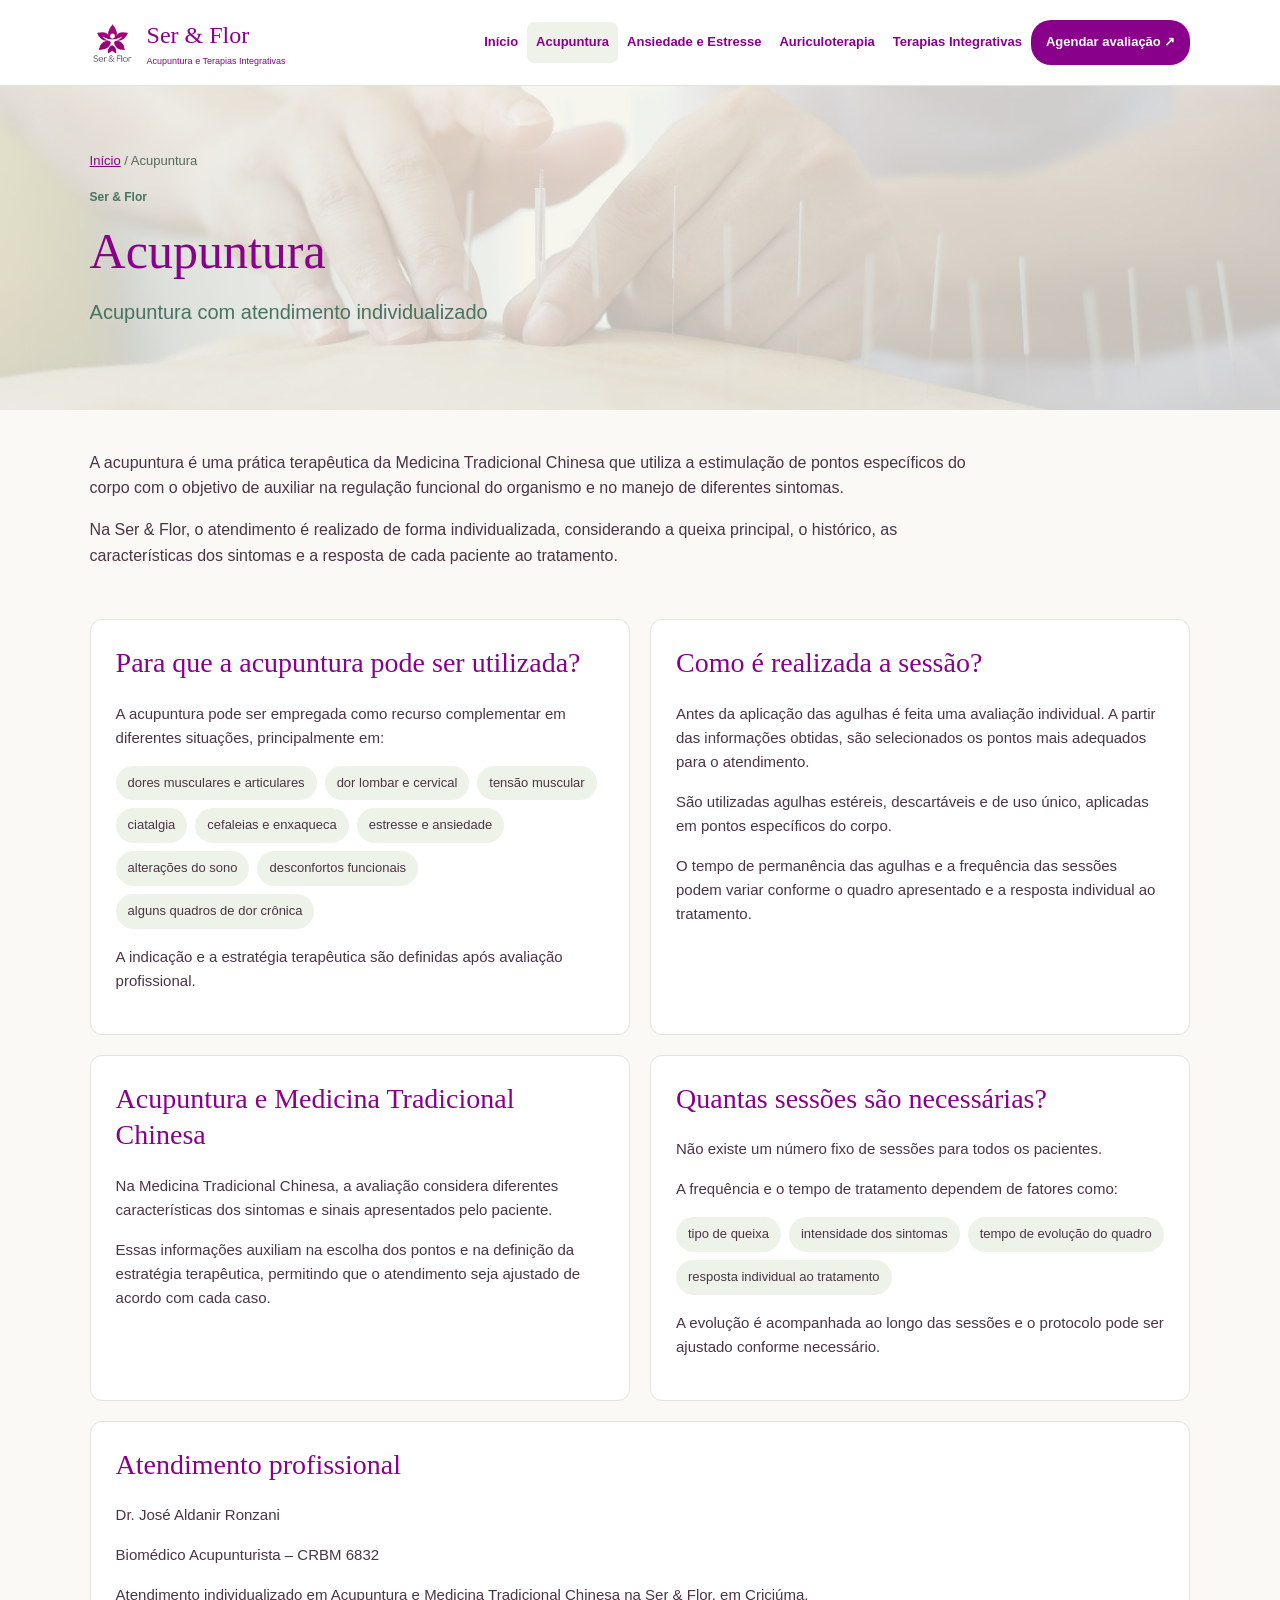
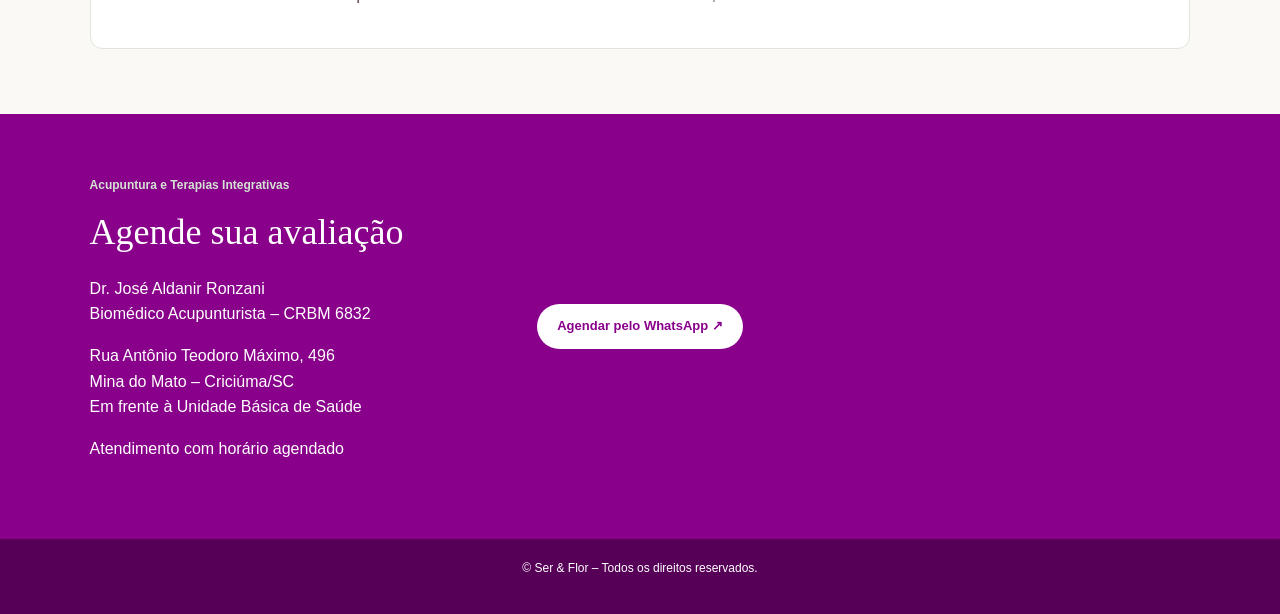
<file: acupuntura.html>
<!DOCTYPE html>
<html lang="pt-BR">
 <head>
  <meta charset="UTF-8">
  <meta name="author" content="João Pedro Rosso Ronzani, Rafael Hendler Evaldt">
  <meta name="description" content="Ser &amp; Flor – Acupuntura e Terapias Integrativas em Criciúma. Atendimento individualizado.">
  <meta name="keywords" content="Ser e Flor, acupuntura, terapias integrativas, Criciúma, Acupuntura">
  <meta name="viewport" content="width=device-width, initial-scale=1.0">
  <meta name="theme-color" content="#234b3c">
  <title>Acupuntura | Ser &amp; Flor</title>
  <link href="img/Logo.png" rel="icon" type="image/svg+xml">
  <link rel="stylesheet" href="css/style.css">
  <script src="js/acao.js" defer></script>
 </head>
 <body>
  <a class="pular" href="#conteudo">Pular para o conteúdo</a>
  <header class="cabecalho">
   <a aria-label="Ser &amp; Flor - ir para o início" class="marca" href="index.html">
    <img alt="" src="img/Logo.png">
    <span>
     <strong>Ser &amp; Flor</strong>
     <small>Acupuntura e Terapias Integrativas</small>
    </span>
   </a>
   <button aria-controls="menuPrincipal" aria-expanded="false" class="abrir-menu" id="abrirMenu" type="button">☰ Menu</button>
   <nav aria-label="Navegação principal" class="menu" id="menuPrincipal">
    <ul>
     <li>
      <a href="index.html">Início</a>
     </li>
     <li>
      <a aria-current="page" class="ativo" href="acupuntura.html">Acupuntura</a>
     </li>
     <li>
      <a href="ansiedade-e-estresse.html">Ansiedade e Estresse</a>
     </li>
     <li>
      <a href="auriculoterapia.html">Auriculoterapia</a>
     </li>
     <li>
      <a href="terapias-integrativas.html">Terapias Integrativas</a>
      <ul class="submenu">
       <li>
        <a href="terapias-integrativas/naturopatia.html">Naturopatia</a>
       </li>
       <li>
        <a href="terapias-integrativas/iridologia.html">Iridologia</a>
       </li>
       <li>
        <a href="terapias-integrativas/ozonioterapia.html">Ozonioterapia</a>
       </li>
       <li>
        <a href="terapias-integrativas/bioregulacao.html">Bioregulação</a>
       </li>
      </ul>
     </li>
     <li>
      <a class="botao-menu" href="https://api.whatsapp.com/send?phone=554899777826&amp;text=" rel="noopener" target="_blank">Agendar avaliação ↗</a>
     </li>
    </ul>
   </nav>
  </header>

  <main id="conteudo">
   <section class="hero hero-interna hero-acupuntura">
    <div class="hero-texto">
     <p class="migalhas">
      <a href="index.html">Início</a>
      / Acupuntura
     </p>
     <span class="etiqueta">Ser &amp; Flor</span>
     <h1>Acupuntura</h1>
     <h2>Acupuntura com atendimento individualizado</h2>
    </div>
   </section>

   <section class="introducao-pagina">
    <p>A acupuntura é uma prática terapêutica da Medicina Tradicional Chinesa que utiliza a estimulação de pontos específicos do corpo com o objetivo de auxiliar na regulação funcional do organismo e no manejo de diferentes sintomas.</p>
    <p>Na Ser &amp; Flor, o atendimento é realizado de forma individualizada, considerando a queixa principal, o histórico, as características dos sintomas e a resposta de cada paciente ao tratamento.</p>
   </section>

   <section class="conteudo-pagina">
    <div class="blocos-pagina">
     <article class="bloco-conteudo" id="indicacoes">
      <h2>Para que a acupuntura pode ser utilizada?</h2>
      <p>A acupuntura pode ser empregada como recurso complementar em diferentes situações, principalmente em:</p>
      <ul class="lista-cuidados">
       <li>dores musculares e articulares</li>
       <li>dor lombar e cervical</li>
       <li>tensão muscular</li>
       <li>ciatalgia</li>
       <li>cefaleias e enxaqueca</li>
       <li>estresse e ansiedade</li>
       <li>alterações do sono</li>
       <li>desconfortos funcionais</li>
       <li>alguns quadros de dor crônica</li>
      </ul>
      <p>A indicação e a estratégia terapêutica são definidas após avaliação profissional.</p>
     </article>
     
     <article class="bloco-conteudo">
      <h2>Como é realizada a sessão?</h2>
      <p>Antes da aplicação das agulhas é feita uma avaliação individual. A partir das informações obtidas, são selecionados os pontos mais adequados para o atendimento.</p>
      <p>São utilizadas agulhas estéreis, descartáveis e de uso único, aplicadas em pontos específicos do corpo.</p>
      <p>O tempo de permanência das agulhas e a frequência das sessões podem variar conforme o quadro apresentado e a resposta individual ao tratamento.</p>
     </article>
     
     <article class="bloco-conteudo">
      <h2>Acupuntura e Medicina Tradicional Chinesa</h2>
      <p>Na Medicina Tradicional Chinesa, a avaliação considera diferentes características dos sintomas e sinais apresentados pelo paciente.</p>
      <p>Essas informações auxiliam na escolha dos pontos e na definição da estratégia terapêutica, permitindo que o atendimento seja ajustado de acordo com cada caso.</p>
     </article>
     
     <article class="bloco-conteudo">
      <h2>Quantas sessões são necessárias?</h2>
      <p>Não existe um número fixo de sessões para todos os pacientes.</p>
      <p>A frequência e o tempo de tratamento dependem de fatores como:</p>
      <ul class="lista-cuidados">
       <li>tipo de queixa</li>
       <li>intensidade dos sintomas</li>
       <li>tempo de evolução do quadro</li>
       <li>resposta individual ao tratamento</li>
      </ul>
      <p>A evolução é acompanhada ao longo das sessões e o protocolo pode ser ajustado conforme necessário.</p>
     </article>
     
     <article class="bloco-conteudo">
      <h2>Atendimento profissional</h2>
      <p>Dr. José Aldanir Ronzani</p>
      <p>Biomédico Acupunturista – CRBM 6832</p>
      <p>Atendimento individualizado em Acupuntura e Medicina Tradicional Chinesa na Ser &amp; Flor, em Criciúma.</p>
     </article>
    </div>
   </section>

   <section class="contato" id="contato">
    <article>
     <span class="etiqueta">Acupuntura e Terapias Integrativas</span>
     <h2>Agende sua avaliação</h2>
     <p>
      Dr. José Aldanir Ronzani
      <br>
      Biomédico Acupunturista – CRBM 6832
     </p>
     <p>
      Rua Antônio Teodoro Máximo, 496
      <br>
      Mina do Mato – Criciúma/SC
      <br>
      Em frente à Unidade Básica de Saúde
     </p>
     <p>Atendimento com horário agendado</p>
    </article>
    <a class="botao-primario" href="https://api.whatsapp.com/send?phone=554899777826&amp;text=" rel="noopener" target="_blank">Agendar pelo WhatsApp ↗</a>
   
    <div class="mapa-container">
     <iframe src="https://www.google.com/maps/embed?pb=!1m18!1m12!1m3!1d3500.9335254727594!2d-49.3842426!3d-28.661709000000005!2m3!1f0!2f0!3f0!3m2!1i1024!2i768!4f13.1!3m3!1m2!1s0x952183549f29893b%3A0x1f947e5aebac0e61!2sAcupuntura%20Ser%20e%20Flor%20-%20Terapia%20e%20Estetica%20para%20a%20Vida!5e0!3m2!1spt-BR!2sbr!4v1793989875530!5m2!1spt-BR!2sbr" title="Localização da Ser &amp; Flor em Criciúma" loading="lazy" referrerpolicy="strict-origin-when-cross-origin"></iframe>
    </div>
   </section>
  </main>

  <footer class="rodape">
   <p>© Ser &amp; Flor – Todos os direitos reservados.</p>
  </footer>
 </body>
</html>
</file>
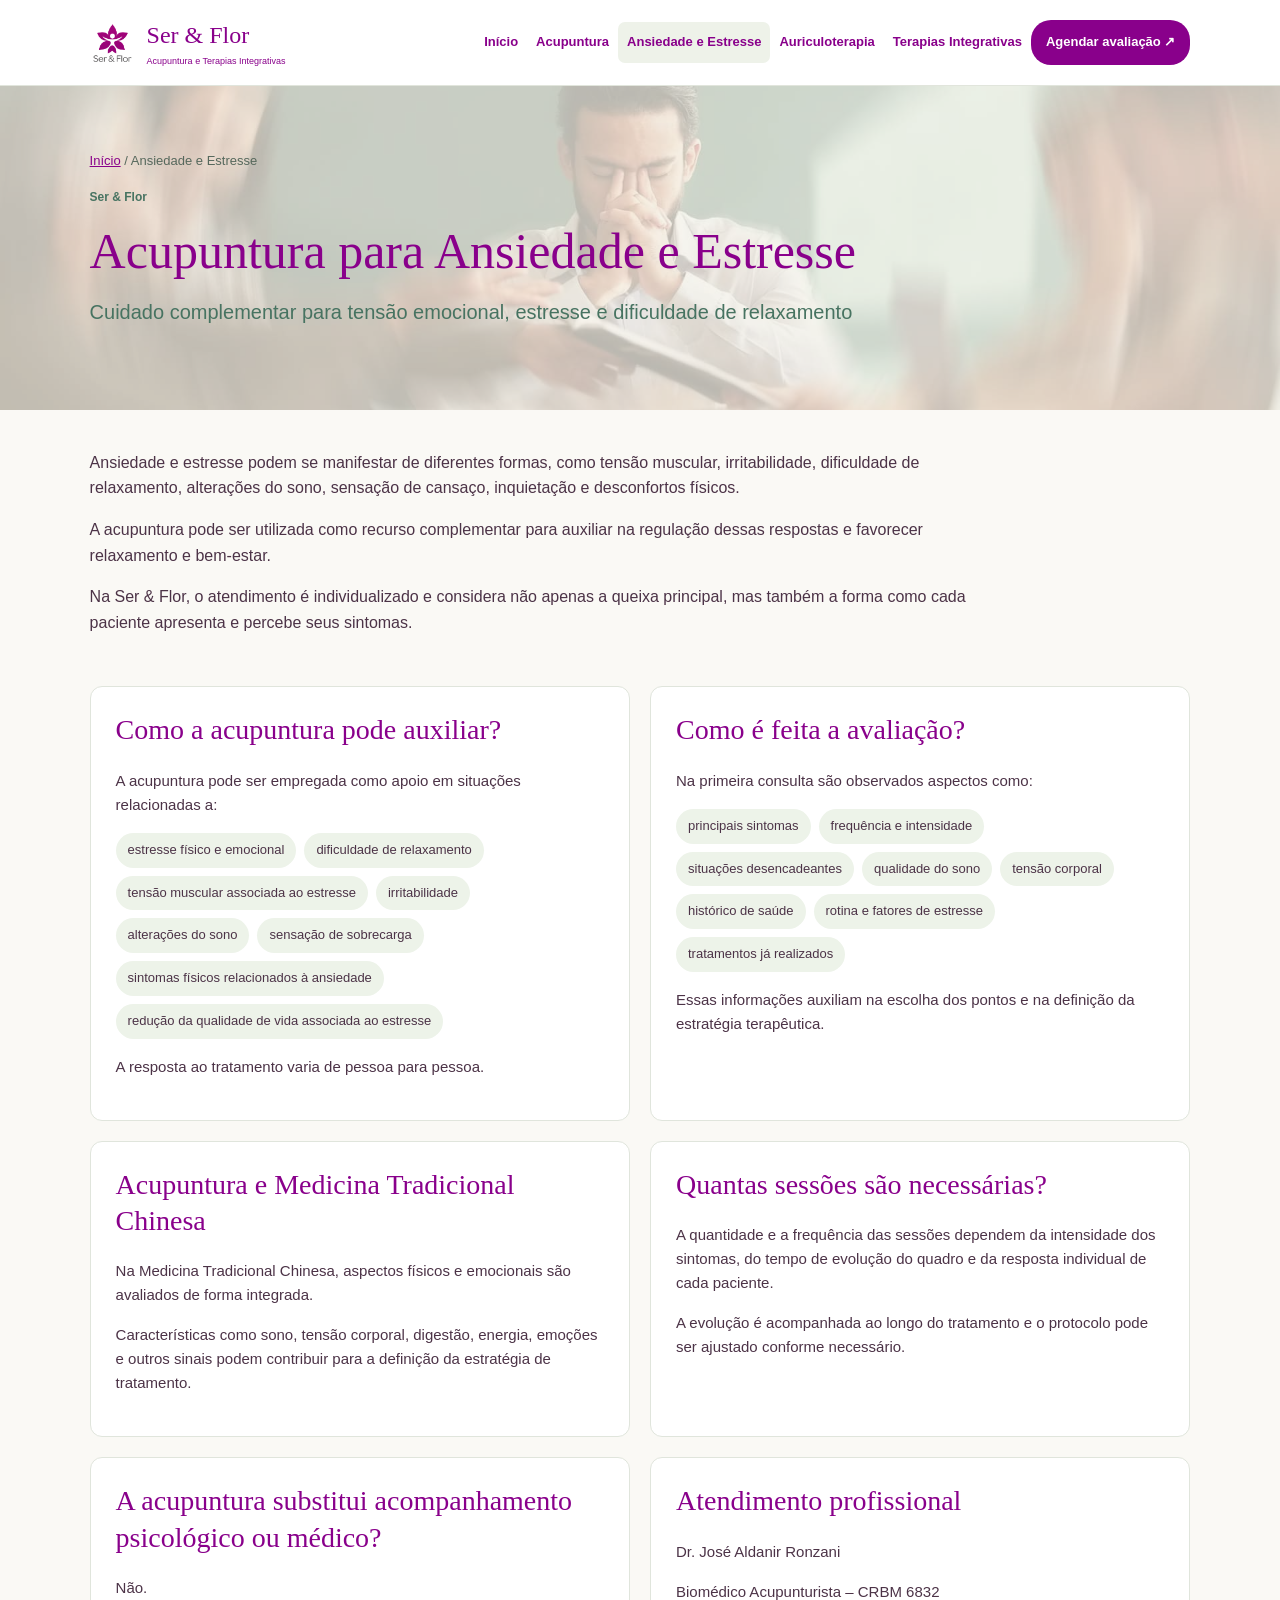
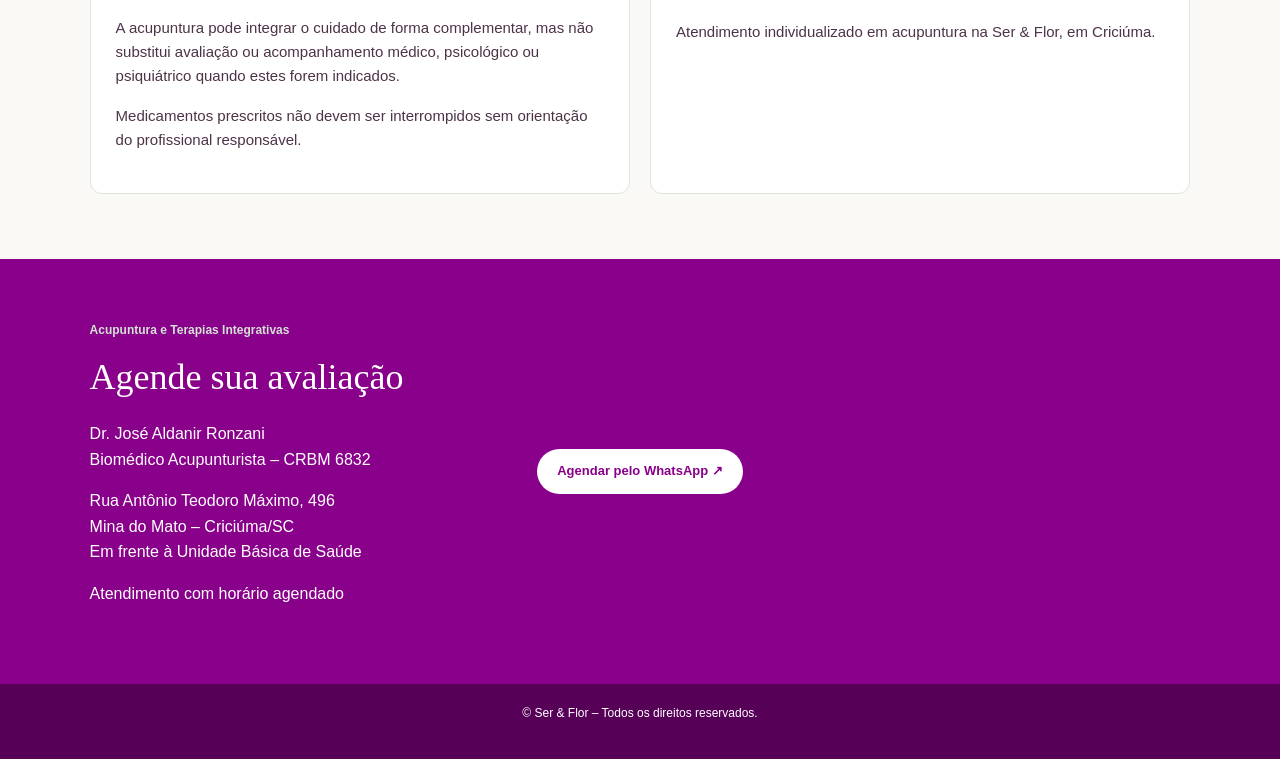
<file: ansiedade-e-estresse.html>
<!DOCTYPE html>
<html lang="pt-BR">
 <head>
  <meta charset="UTF-8">
  <meta name="author" content="João Pedro Rosso Ronzani, Rafael Hendler Evaldt">
  <meta name="description" content="Ser &amp; Flor – Acupuntura e Terapias Integrativas em Criciúma. Atendimento individualizado.">
  <meta name="keywords" content="Ser e Flor, acupuntura, terapias integrativas, Criciúma, Ansiedade e Estresse">
  <meta name="viewport" content="width=device-width, initial-scale=1.0">
  <meta name="theme-color" content="#89008b">
  <title>Ansiedade e Estresse | Ser &amp; Flor</title>
  <link href="img/Logo.png" rel="icon" type="image/svg+xml">
  <link rel="stylesheet" href="css/style.css">
  <script src="js/acao.js" defer></script>
 </head>
 <body>
  <a class="pular" href="#conteudo">Pular para o conteúdo</a>
  <header class="cabecalho">
   <a aria-label="Ser &amp; Flor - ir para o início" class="marca" href="index.html">
    <img alt="" src="img/Logo.png">
    <span>
     <strong>Ser &amp; Flor</strong>
     <small>Acupuntura e Terapias Integrativas</small>
    </span>
   </a>
   <button aria-controls="menuPrincipal" aria-expanded="false" class="abrir-menu" id="abrirMenu" type="button">☰ Menu</button>
   <nav aria-label="Navegação principal" class="menu" id="menuPrincipal">
    <ul>
     <li>
      <a href="index.html">Início</a>
     </li>
     <li>
      <a href="acupuntura.html">Acupuntura</a>
     </li>
     <li>
      <a aria-current="page" class="ativo" href="ansiedade-e-estresse.html">Ansiedade e Estresse</a>
     </li>
     <li>
      <a href="auriculoterapia.html">Auriculoterapia</a>
     </li>
     <li>
      <a href="terapias-integrativas.html">Terapias Integrativas</a>
      <ul class="submenu">
       <li>
        <a href="terapias-integrativas/naturopatia.html">Naturopatia</a>
       </li>
       <li>
        <a href="terapias-integrativas/iridologia.html">Iridologia</a>
       </li>
       <li>
        <a href="terapias-integrativas/ozonioterapia.html">Ozonioterapia</a>
       </li>
       <li>
        <a href="terapias-integrativas/bioregulacao.html">Bioregulação</a>
       </li>
      </ul>
     </li>
     <li>
      <a class="botao-menu" href="https://api.whatsapp.com/send?phone=554899777826&amp;text=" rel="noopener" target="_blank">Agendar avaliação ↗</a>
     </li>
    </ul>
   </nav>
  </header>
  <main id="conteudo">
   <section class="hero hero-interna hero-ansiedade">
    <header class="hero-texto">
     <p class="migalhas">
      <a href="index.html">Início</a>
      / Ansiedade e Estresse
     </p>
     <span class="etiqueta">Ser &amp; Flor</span>
     <h1>Acupuntura para Ansiedade e Estresse</h1>
     <h2>Cuidado complementar para tensão emocional, estresse e dificuldade de relaxamento</h2>
    </header>
   </section>
   <section class="introducao-pagina">
    <p>Ansiedade e estresse podem se manifestar de diferentes formas, como tensão muscular, irritabilidade, dificuldade de relaxamento, alterações do sono, sensação de cansaço, inquietação e desconfortos físicos.</p>
    <p>A acupuntura pode ser utilizada como recurso complementar para auxiliar na regulação dessas respostas e favorecer relaxamento e bem-estar.</p>
    <p>Na Ser &amp; Flor, o atendimento é individualizado e considera não apenas a queixa principal, mas também a forma como cada paciente apresenta e percebe seus sintomas.</p>
   </section>
   <section class="conteudo-pagina">
    <section class="blocos-pagina">
     <article class="bloco-conteudo">
      <h2>Como a acupuntura pode auxiliar?</h2>
      <p>A acupuntura pode ser empregada como apoio em situações relacionadas a:</p>
      <ul class="lista-cuidados">
       <li>estresse físico e emocional</li>
       <li>dificuldade de relaxamento</li>
       <li>tensão muscular associada ao estresse</li>
       <li>irritabilidade</li>
       <li>alterações do sono</li>
       <li>sensação de sobrecarga</li>
       <li>sintomas físicos relacionados à ansiedade</li>
       <li>redução da qualidade de vida associada ao estresse</li>
      </ul>
      <p>A resposta ao tratamento varia de pessoa para pessoa.</p>
     </article>
     <article class="bloco-conteudo">
      <h2>Como é feita a avaliação?</h2>
      <p>Na primeira consulta são observados aspectos como:</p>
      <ul class="lista-cuidados">
       <li>principais sintomas</li>
       <li>frequência e intensidade</li>
       <li>situações desencadeantes</li>
       <li>qualidade do sono</li>
       <li>tensão corporal</li>
       <li>histórico de saúde</li>
       <li>rotina e fatores de estresse</li>
       <li>tratamentos já realizados</li>
      </ul>
      <p>Essas informações auxiliam na escolha dos pontos e na definição da estratégia terapêutica.</p>
     </article>
     <article class="bloco-conteudo">
      <h2>Acupuntura e Medicina Tradicional Chinesa</h2>
      <p>Na Medicina Tradicional Chinesa, aspectos físicos e emocionais são avaliados de forma integrada.</p>
      <p>Características como sono, tensão corporal, digestão, energia, emoções e outros sinais podem contribuir para a definição da estratégia de tratamento.</p>
     </article>
     <article class="bloco-conteudo">
      <h2>Quantas sessões são necessárias?</h2>
      <p>A quantidade e a frequência das sessões dependem da intensidade dos sintomas, do tempo de evolução do quadro e da resposta individual de cada paciente.</p>
      <p>A evolução é acompanhada ao longo do tratamento e o protocolo pode ser ajustado conforme necessário.</p>
     </article>
     <article class="bloco-conteudo">
      <h2>A acupuntura substitui acompanhamento psicológico ou médico?</h2>
      <p>Não.</p>
      <p>A acupuntura pode integrar o cuidado de forma complementar, mas não substitui avaliação ou acompanhamento médico, psicológico ou psiquiátrico quando estes forem indicados.</p>
      <p>Medicamentos prescritos não devem ser interrompidos sem orientação do profissional responsável.</p>
     </article>
     <article class="bloco-conteudo">
      <h2>Atendimento profissional</h2>
      <p>Dr. José Aldanir Ronzani</p>
      <p>Biomédico Acupunturista – CRBM 6832</p>
      <p>Atendimento individualizado em acupuntura na Ser &amp; Flor, em Criciúma.</p>
     </article>
    </section>
   </section>
   <section class="contato" id="contato">
    <article>
     <span class="etiqueta">Acupuntura e Terapias Integrativas</span>
     <h2>Agende sua avaliação</h2>
     <p>
      Dr. José Aldanir Ronzani
      <br>
      Biomédico Acupunturista – CRBM 6832
     </p>
     <p>
      Rua Antônio Teodoro Máximo, 496
      <br>
      Mina do Mato – Criciúma/SC
      <br>
      Em frente à Unidade Básica de Saúde
     </p>
     <p>Atendimento com horário agendado</p>
    </article>
    <a class="botao-primario" href="https://api.whatsapp.com/send?phone=554899777826&amp;text=" rel="noopener" target="_blank">Agendar pelo WhatsApp ↗</a>
   
    <div class="mapa-container">
     <iframe src="https://www.google.com/maps/embed?pb=!1m18!1m12!1m3!1d3500.9335254727594!2d-49.3842426!3d-28.661709000000005!2m3!1f0!2f0!3f0!3m2!1i1024!2i768!4f13.1!3m3!1m2!1s0x952183549f29893b%3A0x1f947e5aebac0e61!2sAcupuntura%20Ser%20e%20Flor%20-%20Terapia%20e%20Estetica%20para%20a%20Vida!5e0!3m2!1spt-BR!2sbr!4v1793989875530!5m2!1spt-BR!2sbr" title="Localização da Ser &amp; Flor em Criciúma" loading="lazy" referrerpolicy="strict-origin-when-cross-origin"></iframe>
    </div>
</section>
  </main>
  <footer class="rodape">
   <p>© Ser &amp; Flor – Todos os direitos reservados.</p>
  </footer>
 </body>
</html>
</file>
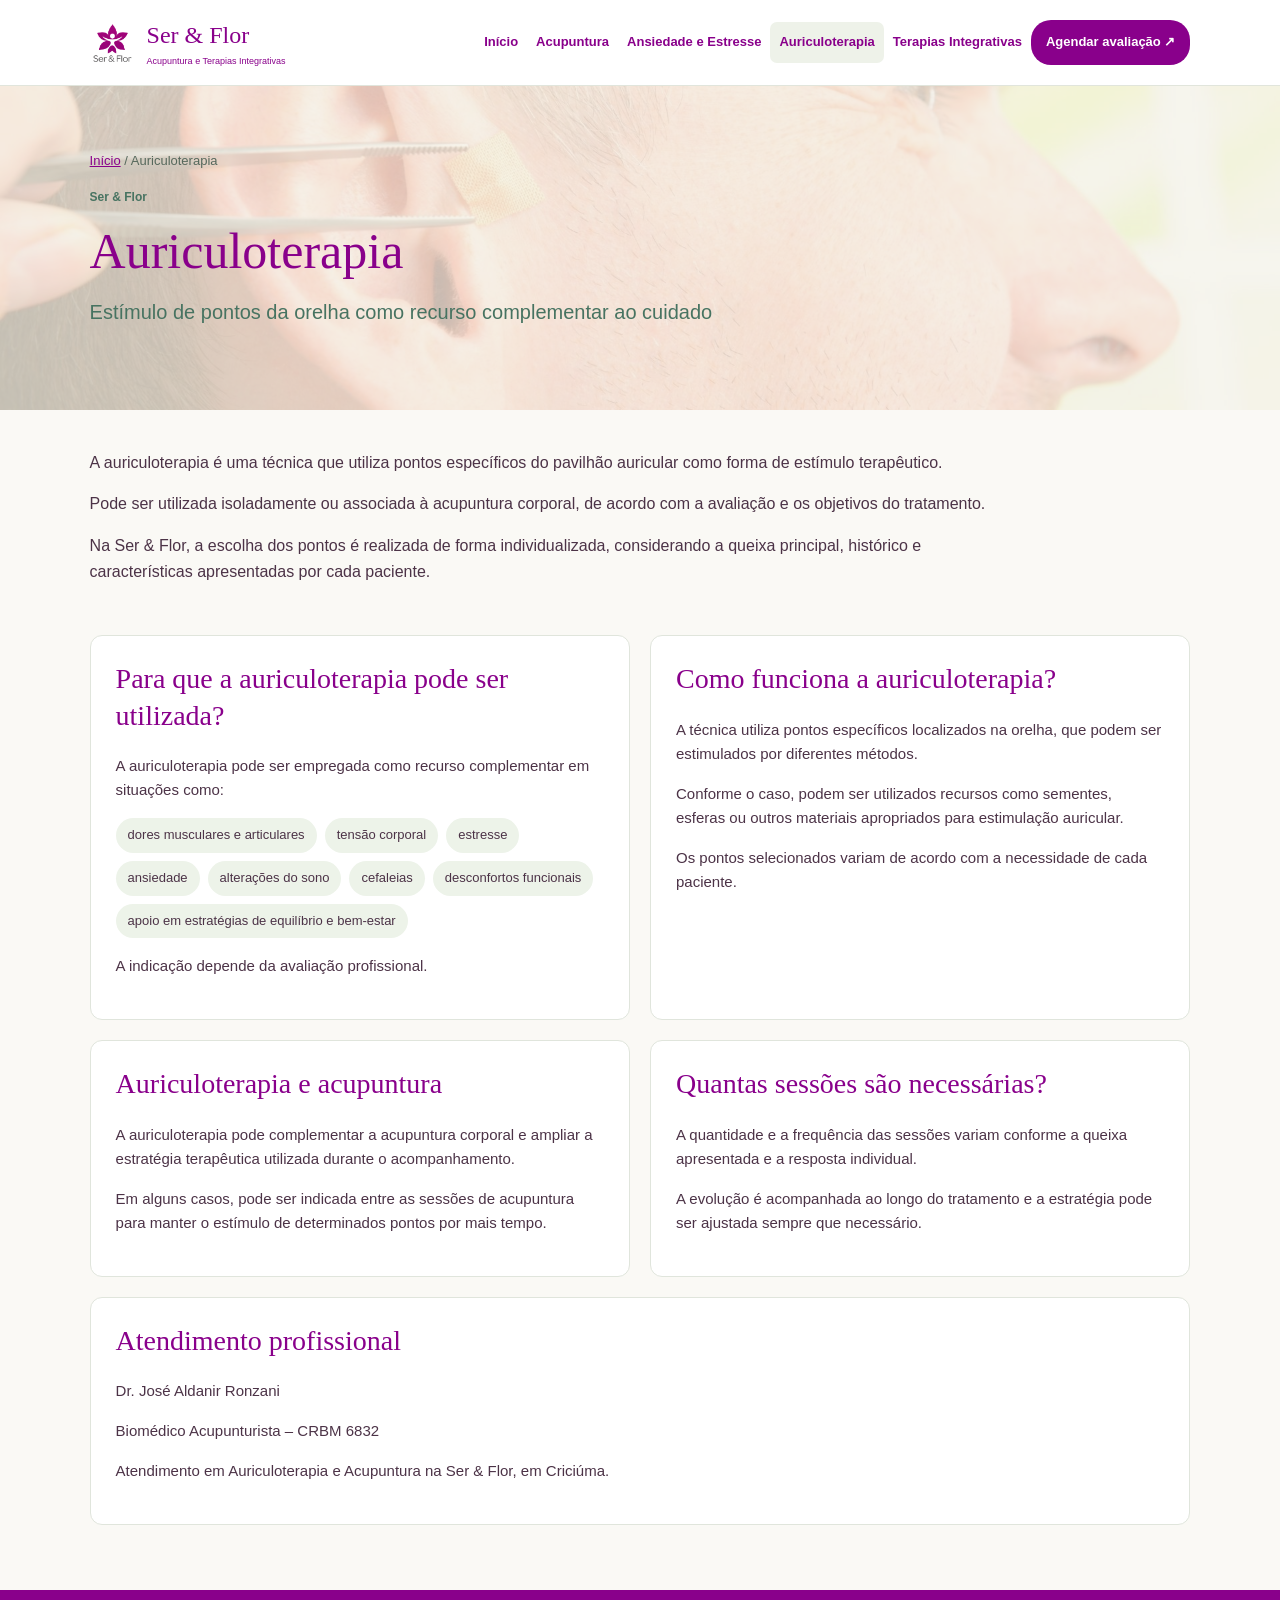
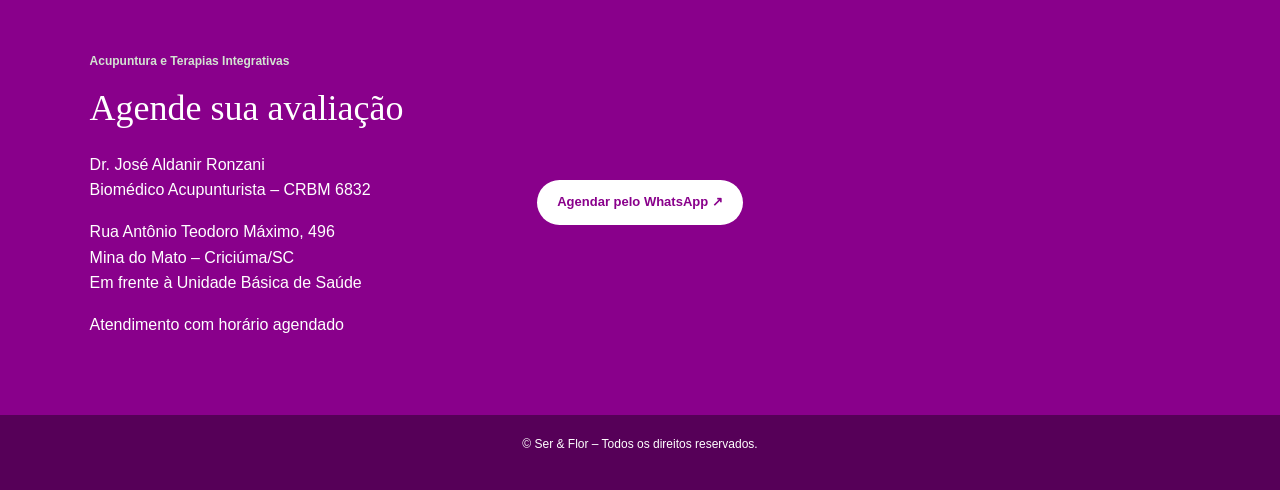
<file: auriculoterapia.html>
<!DOCTYPE html>
<html lang="pt-BR">
 <head>
  <meta charset="UTF-8">
    <meta name="author" content="João Pedro Rosso Ronzani, Rafael Hendler Evaldt">
  <meta name="description" content="Ser &amp; Flor – Acupuntura e Terapias Integrativas em Criciúma. Atendimento individualizado.">
  <meta name="keywords" content="Ser e Flor, acupuntura, terapias integrativas, Criciúma, Auriculoterapia">
  <meta name="viewport" content="width=device-width, initial-scale=1.0">
  <meta name="theme-color" content="#89008b">
  <title>Auriculoterapia | Ser &amp; Flor</title>
  <link href="img/Logo.png" rel="icon" type="image/svg+xml">
  <link rel="stylesheet" href="css/style.css">
  <script src="js/acao.js" defer></script>
 </head>
 <body>
  <a class="pular" href="#conteudo">Pular para o conteúdo</a>
  <header class="cabecalho">
   <a aria-label="Ser &amp; Flor - ir para o início" class="marca" href="index.html">
    <img alt="" src="img/Logo.png">
    <span>
     <strong>Ser &amp; Flor</strong>
     <small>Acupuntura e Terapias Integrativas</small>
    </span>
   </a>
   <button aria-controls="menuPrincipal" aria-expanded="false" class="abrir-menu" id="abrirMenu" type="button">☰ Menu</button>
   <nav aria-label="Navegação principal" class="menu" id="menuPrincipal">
    <ul>
     <li>
      <a href="index.html">Início</a>
     </li>
     <li>
      <a href="acupuntura.html">Acupuntura</a>
     </li>
     <li>
      <a href="ansiedade-e-estresse.html">Ansiedade e Estresse</a>
     </li>
     <li>
      <a aria-current="page" class="ativo" href="auriculoterapia.html">Auriculoterapia</a>
     </li>
     <li>
      <a href="terapias-integrativas.html">Terapias Integrativas</a>
      <ul class="submenu">
       <li>
        <a href="terapias-integrativas/naturopatia.html">Naturopatia</a>
       </li>
       <li>
        <a href="terapias-integrativas/iridologia.html">Iridologia</a>
       </li>
       <li>
        <a href="terapias-integrativas/ozonioterapia.html">Ozonioterapia</a>
       </li>
       <li>
        <a href="terapias-integrativas/bioregulacao.html">Bioregulação</a>
       </li>
      </ul>
     </li>
     <li>
      <a class="botao-menu" href="https://api.whatsapp.com/send?phone=554899777826&amp;text=" rel="noopener" target="_blank">Agendar avaliação ↗</a>
     </li>
    </ul>
   </nav>
  </header>

  <main id="conteudo">
   <section class="hero hero-interna hero-auriculoterapia">
    <header class="hero-texto">
     <p class="migalhas">
      <a href="index.html">Início</a>
      / Auriculoterapia
     </p>
     <span class="etiqueta">Ser &amp; Flor</span>
     <h1>Auriculoterapia</h1>
     <h2>Estímulo de pontos da orelha como recurso complementar ao cuidado</h2>
    </header>
   </section>
   <section class="introducao-pagina">
    <p>A auriculoterapia é uma técnica que utiliza pontos específicos do pavilhão auricular como forma de estímulo terapêutico.</p>
    <p>Pode ser utilizada isoladamente ou associada à acupuntura corporal, de acordo com a avaliação e os objetivos do tratamento.</p>
    <p>Na Ser &amp; Flor, a escolha dos pontos é realizada de forma individualizada, considerando a queixa principal, histórico e características apresentadas por cada paciente.</p>
   </section>
   <section class="conteudo-pagina">
    <section class="blocos-pagina">
     <article class="bloco-conteudo">
      <h2>Para que a auriculoterapia pode ser utilizada?</h2>
      <p>A auriculoterapia pode ser empregada como recurso complementar em situações como:</p>
      <ul class="lista-cuidados">
       <li>dores musculares e articulares</li>
       <li>tensão corporal</li>
       <li>estresse</li>
       <li>ansiedade</li>
       <li>alterações do sono</li>
       <li>cefaleias</li>
       <li>desconfortos funcionais</li>
       <li>apoio em estratégias de equilíbrio e bem-estar</li>
      </ul>
      <p>A indicação depende da avaliação profissional.</p>
     </article>
     <article class="bloco-conteudo">
      <h2>Como funciona a auriculoterapia?</h2>
      <p>A técnica utiliza pontos específicos localizados na orelha, que podem ser estimulados por diferentes métodos.</p>
      <p>Conforme o caso, podem ser utilizados recursos como sementes, esferas ou outros materiais apropriados para estimulação auricular.</p>
      <p>Os pontos selecionados variam de acordo com a necessidade de cada paciente.</p>
     </article>
     <article class="bloco-conteudo">
      <h2>Auriculoterapia e acupuntura</h2>
      <p>A auriculoterapia pode complementar a acupuntura corporal e ampliar a estratégia terapêutica utilizada durante o acompanhamento.</p>
      <p>Em alguns casos, pode ser indicada entre as sessões de acupuntura para manter o estímulo de determinados pontos por mais tempo.</p>
     </article>
     <article class="bloco-conteudo">
      <h2>Quantas sessões são necessárias?</h2>
      <p>A quantidade e a frequência das sessões variam conforme a queixa apresentada e a resposta individual.</p>
      <p>A evolução é acompanhada ao longo do tratamento e a estratégia pode ser ajustada sempre que necessário.</p>
     </article>
     <article class="bloco-conteudo">
      <h2>Atendimento profissional</h2>
      <p>Dr. José Aldanir Ronzani</p>
      <p>Biomédico Acupunturista – CRBM 6832</p>
      <p>Atendimento em Auriculoterapia e Acupuntura na Ser &amp; Flor, em Criciúma.</p>
     </article>
    </section>
   </section>
   <section class="contato" id="contato">
    <article>
     <span class="etiqueta">Acupuntura e Terapias Integrativas</span>
     <h2>Agende sua avaliação</h2>
     <p>
      Dr. José Aldanir Ronzani
      <br>
      Biomédico Acupunturista – CRBM 6832
     </p>
     <p>
      Rua Antônio Teodoro Máximo, 496
      <br>
      Mina do Mato – Criciúma/SC
      <br>
      Em frente à Unidade Básica de Saúde
     </p>
     <p>Atendimento com horário agendado</p>
    </article>
    <a class="botao-primario" href="https://api.whatsapp.com/send?phone=554899777826&amp;text=" rel="noopener" target="_blank">Agendar pelo WhatsApp ↗</a>
   
    <div class="mapa-container">
     <iframe src="https://www.google.com/maps/embed?pb=!1m18!1m12!1m3!1d3500.9335254727594!2d-49.3842426!3d-28.661709000000005!2m3!1f0!2f0!3f0!3m2!1i1024!2i768!4f13.1!3m3!1m2!1s0x952183549f29893b%3A0x1f947e5aebac0e61!2sAcupuntura%20Ser%20e%20Flor%20-%20Terapia%20e%20Estetica%20para%20a%20Vida!5e0!3m2!1spt-BR!2sbr!4v1793989875530!5m2!1spt-BR!2sbr" title="Localização da Ser &amp; Flor em Criciúma" loading="lazy" referrerpolicy="strict-origin-when-cross-origin"></iframe>
    </div>
</section>
  </main>
  <!-- Rodapé -->
  <footer class="rodape">
   <p>© Ser &amp; Flor – Todos os direitos reservados.</p>
  </footer>
 </body>
</html>
</file>
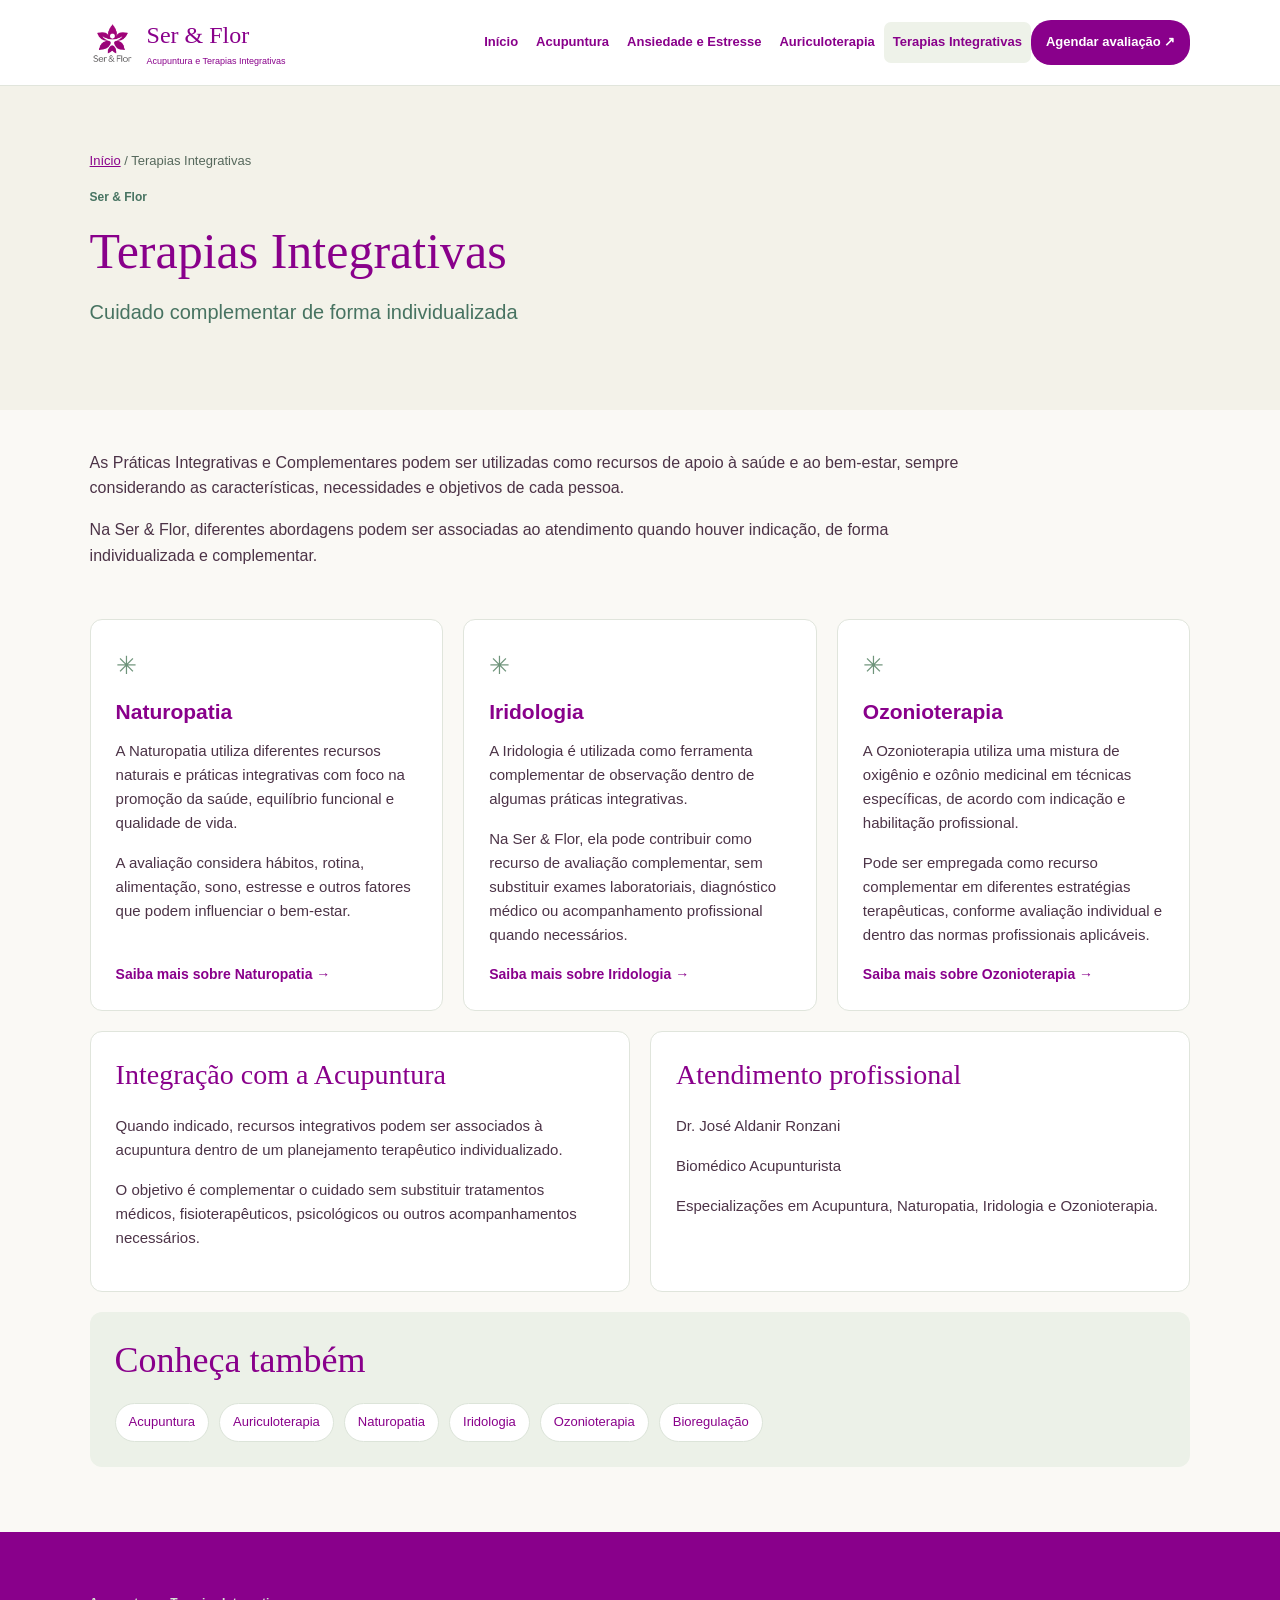
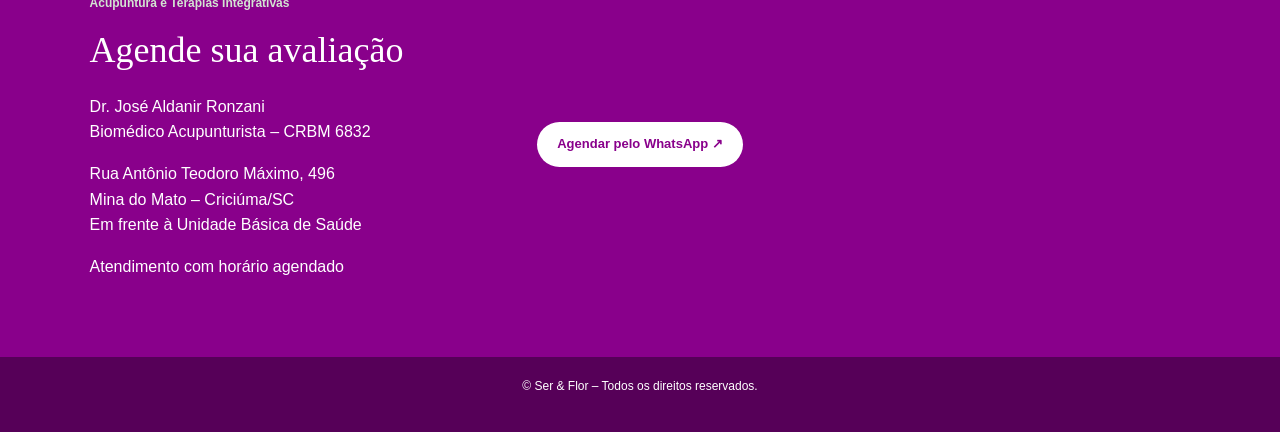
<file: terapias-integrativas.html>
<!DOCTYPE html>
<html lang="pt-BR">
 <head>
  <meta charset="UTF-8">
  <meta name="author" content="João Pedro Rosso Ronzani, Rafael Hendler Evaldt">
  <meta name="description" content="Ser &amp; Flor – Acupuntura e Terapias Integrativas em Criciúma. Atendimento individualizado.">
  <meta name="keywords" content="Ser e Flor, acupuntura, terapias integrativas, Criciúma, Terapias Integrativas">
  <meta name="viewport" content="width=device-width, initial-scale=1.0">
  <meta name="theme-color" content="#89008b">
  <title>Terapias Integrativas | Ser &amp; Flor</title>
  <link href="img/Logo.png" rel="icon" type="image/svg+xml">
  <link rel="stylesheet" href="css/style.css">
  <script src="js/acao.js" defer></script>
 </head>
 <body>
  <a class="pular" href="#conteudo">Pular para o conteúdo</a>
  <header class="cabecalho">
   <a aria-label="Ser &amp; Flor - ir para o início" class="marca" href="index.html">
    <img alt="" src="img/Logo.png">
    <span>
     <strong>Ser &amp; Flor</strong>
     <small>Acupuntura e Terapias Integrativas</small>
    </span>
   </a>
   <button aria-controls="menuPrincipal" aria-expanded="false" class="abrir-menu" id="abrirMenu" type="button">☰ Menu</button>
   <nav aria-label="Navegação principal" class="menu" id="menuPrincipal">
    <ul>
     <li>
      <a href="index.html">Início</a>
     </li>
     <li>
      <a href="acupuntura.html">Acupuntura</a>
     </li>
     <li>
      <a href="ansiedade-e-estresse.html">Ansiedade e Estresse</a>
     </li>
     <li>
      <a href="auriculoterapia.html">Auriculoterapia</a>
     </li>
     <li>
      <a aria-current="page" class="ativo" href="terapias-integrativas.html">Terapias Integrativas</a>
      <ul class="submenu">
       <li>
        <a href="terapias-integrativas/naturopatia.html">Naturopatia</a>
       </li>
       <li>
        <a href="terapias-integrativas/iridologia.html">Iridologia</a>
       </li>
       <li>
        <a href="terapias-integrativas/ozonioterapia.html">Ozonioterapia</a>
       </li>
       <li>
        <a href="terapias-integrativas/bioregulacao.html">Bioregulação</a>
       </li>
      </ul>
     </li>
     <li>
      <a class="botao-menu" href="https://api.whatsapp.com/send?phone=554899777826&amp;text=" rel="noopener" target="_blank">Agendar avaliação ↗</a>
     </li>
    </ul>
   </nav>
  </header>
  <main id="conteudo">
   <section class="hero hero-interna">
    <header class="hero-texto">
     <p class="migalhas">
      <a href="index.html">Início</a>
      / Terapias Integrativas
     </p>
     <span class="etiqueta">Ser &amp; Flor</span>
     <h1>Terapias Integrativas</h1>
     <h2>Cuidado complementar de forma individualizada</h2>
    </header>
   </section>
   <section class="introducao-pagina">
    <p>As Práticas Integrativas e Complementares podem ser utilizadas como recursos de apoio à saúde e ao bem-estar, sempre considerando as características, necessidades e objetivos de cada pessoa.</p>
    <p>Na Ser &amp; Flor, diferentes abordagens podem ser associadas ao atendimento quando houver indicação, de forma individualizada e complementar.</p>
   </section>
   <section class="conteudo-pagina">
    <section class="blocos-pagina">
     <section class="cartoes-tratamentos">
      <article class="cartao-tratamento">
       <span class="cartao-topo">✳</span>
       <h3>Naturopatia</h3>
       <p>A Naturopatia utiliza diferentes recursos naturais e práticas integrativas com foco na promoção da saúde, equilíbrio funcional e qualidade de vida.</p>
       <p>A avaliação considera hábitos, rotina, alimentação, sono, estresse e outros fatores que podem influenciar o bem-estar.</p>
       <a class="link-seta" href="terapias-integrativas/naturopatia.html">Saiba mais sobre Naturopatia →</a>
      </article>
      <article class="cartao-tratamento">
       <span class="cartao-topo">✳</span>
       <h3>Iridologia</h3>
       <p>A Iridologia é utilizada como ferramenta complementar de observação dentro de algumas práticas integrativas.</p>
       <p>Na Ser &amp; Flor, ela pode contribuir como recurso de avaliação complementar, sem substituir exames laboratoriais, diagnóstico médico ou acompanhamento profissional quando necessários.</p>
       <a class="link-seta" href="terapias-integrativas/iridologia.html">Saiba mais sobre Iridologia →</a>
      </article>
      <article class="cartao-tratamento">
       <span class="cartao-topo">✳</span>
       <h3>Ozonioterapia</h3>
       <p>A Ozonioterapia utiliza uma mistura de oxigênio e ozônio medicinal em técnicas específicas, de acordo com indicação e habilitação profissional.</p>
       <p>Pode ser empregada como recurso complementar em diferentes estratégias terapêuticas, conforme avaliação individual e dentro das normas profissionais aplicáveis.</p>
       <a class="link-seta" href="terapias-integrativas/ozonioterapia.html">Saiba mais sobre Ozonioterapia →</a>
      </article>
     </section>
     <article class="bloco-conteudo">
      <h2>Integração com a Acupuntura</h2>
      <p>Quando indicado, recursos integrativos podem ser associados à acupuntura dentro de um planejamento terapêutico individualizado.</p>
      <p>O objetivo é complementar o cuidado sem substituir tratamentos médicos, fisioterapêuticos, psicológicos ou outros acompanhamentos necessários.</p>
     </article>
     <article class="bloco-conteudo">
      <h2>Atendimento profissional</h2>
      <p>Dr. José Aldanir Ronzani</p>
      <p>Biomédico Acupunturista</p>
      <p>Especializações em Acupuntura, Naturopatia, Iridologia e Ozonioterapia.</p>
     </article>
     <section class="subtopicos">
      <h2>Conheça também</h2>
      <nav class="links-pilula">
       <a href="acupuntura.html">Acupuntura</a>
       <a href="auriculoterapia.html">Auriculoterapia</a>
       <a href="terapias-integrativas/naturopatia.html">Naturopatia</a>
       <a href="terapias-integrativas/iridologia.html">Iridologia</a>
       <a href="terapias-integrativas/ozonioterapia.html">Ozonioterapia</a>
       <a href="terapias-integrativas/bioregulacao.html">Bioregulação</a>
      </nav>
     </section>
    </section>
   </section>
   <section class="contato" id="contato">
    <article>
     <span class="etiqueta">Acupuntura e Terapias Integrativas</span>
     <h2>Agende sua avaliação</h2>
     <p>
      Dr. José Aldanir Ronzani
      <br>
      Biomédico Acupunturista – CRBM 6832
     </p>
     <p>
      Rua Antônio Teodoro Máximo, 496
      <br>
      Mina do Mato – Criciúma/SC
      <br>
      Em frente à Unidade Básica de Saúde
     </p>
     <p>Atendimento com horário agendado</p>
    </article>
    <a class="botao-primario" href="https://api.whatsapp.com/send?phone=554899777826&amp;text=" rel="noopener" target="_blank">Agendar pelo WhatsApp ↗</a>
    <iframe src="https://www.google.com/maps/embed?pb=!1m18!1m12!1m3!1d3500.9335254727594!2d-49.3842426!3d-28.661709000000005!2m3!1f0!2f0!3f0!3m2!1i1024!2i768!4f13.1!3m3!1m2!1s0x952183549f29893b%3A0x1f947e5aebac0e61!2sAcupuntura%20Ser%20e%20Flor%20-%20Terapia%20e%20Estetica%20para%20a%20Vida!5e0!3m2!1spt-BR!2sbr!4v1793989875530!5m2!1spt-BR!2sbr" width="600" height="450" style="border:0;" allowfullscreen="" loading="lazy" referrerpolicy="strict-origin-when-cross-origin"></iframe>
   </section>
  </main>
  <!-- Rodapé -->
  <footer class="rodape">
   <p>© Ser &amp; Flor – Todos os direitos reservados.</p>
  </footer>
 </body>
</html>
</file>
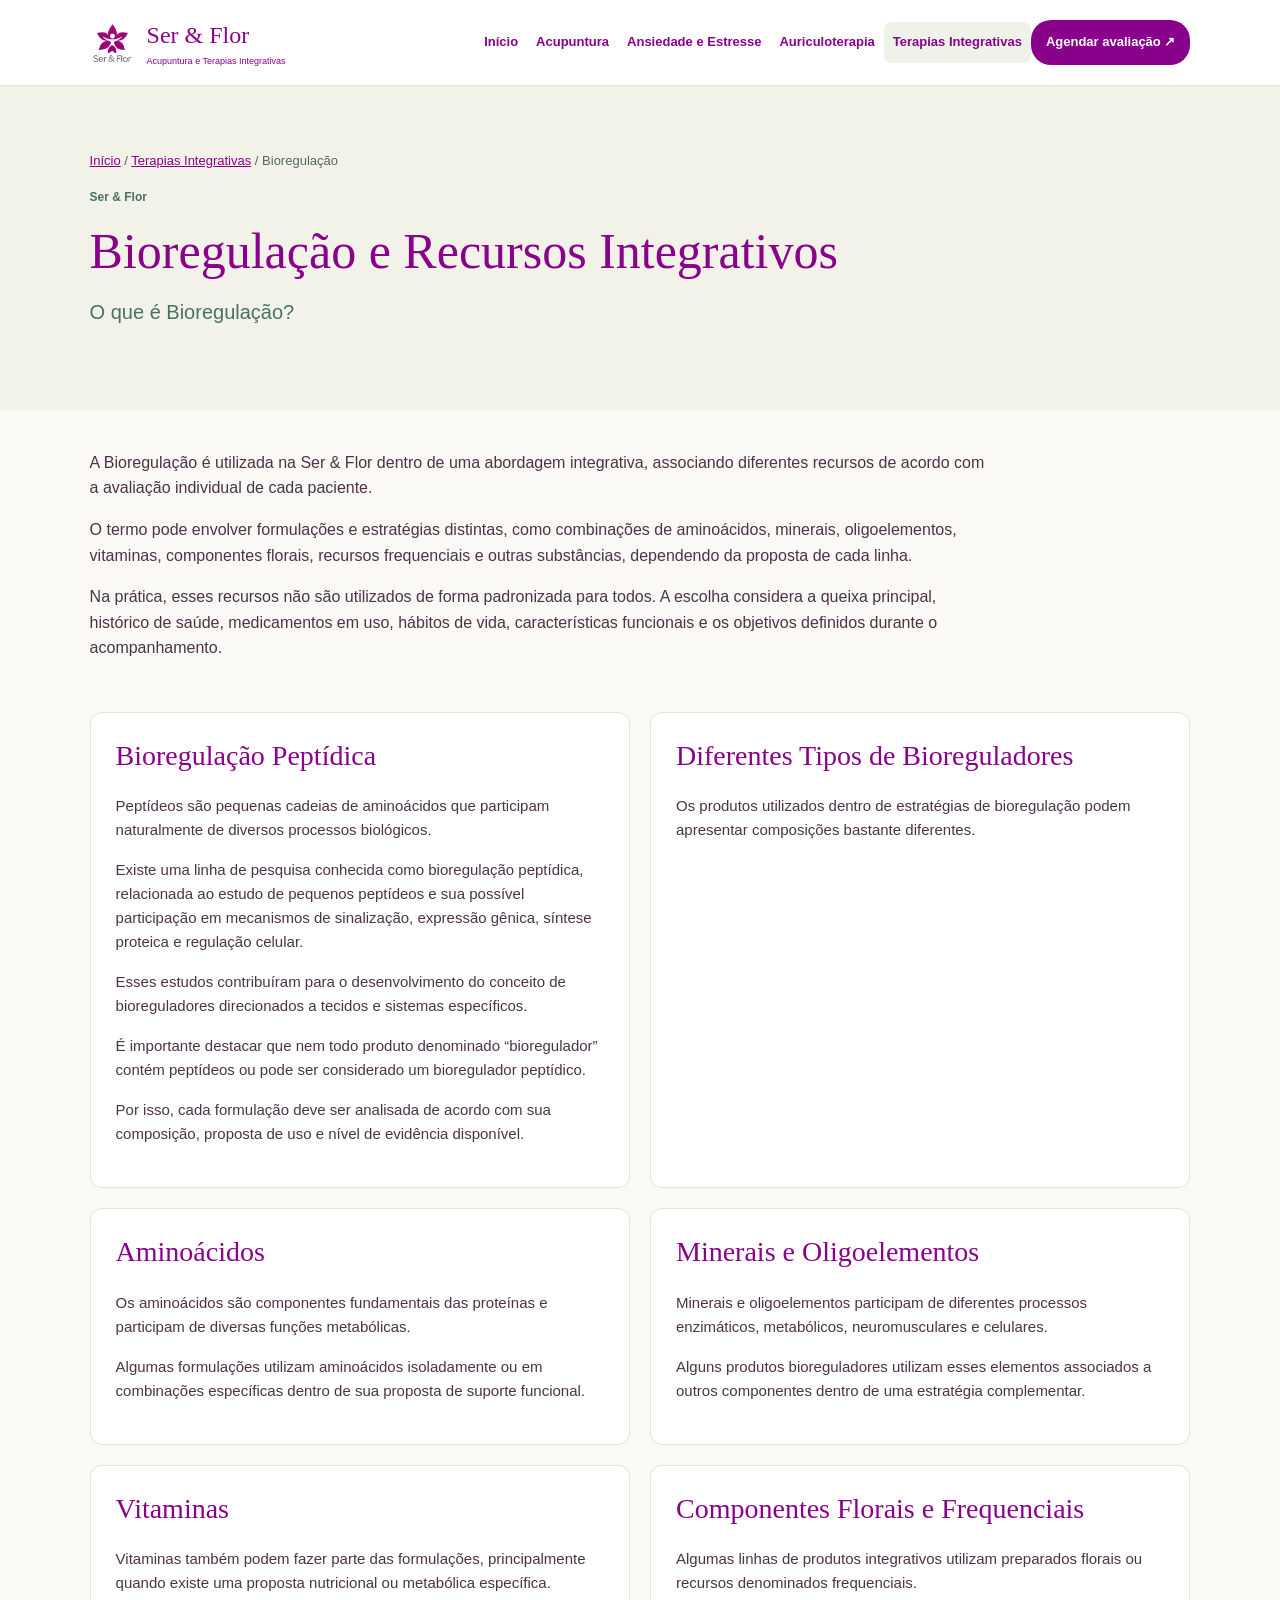
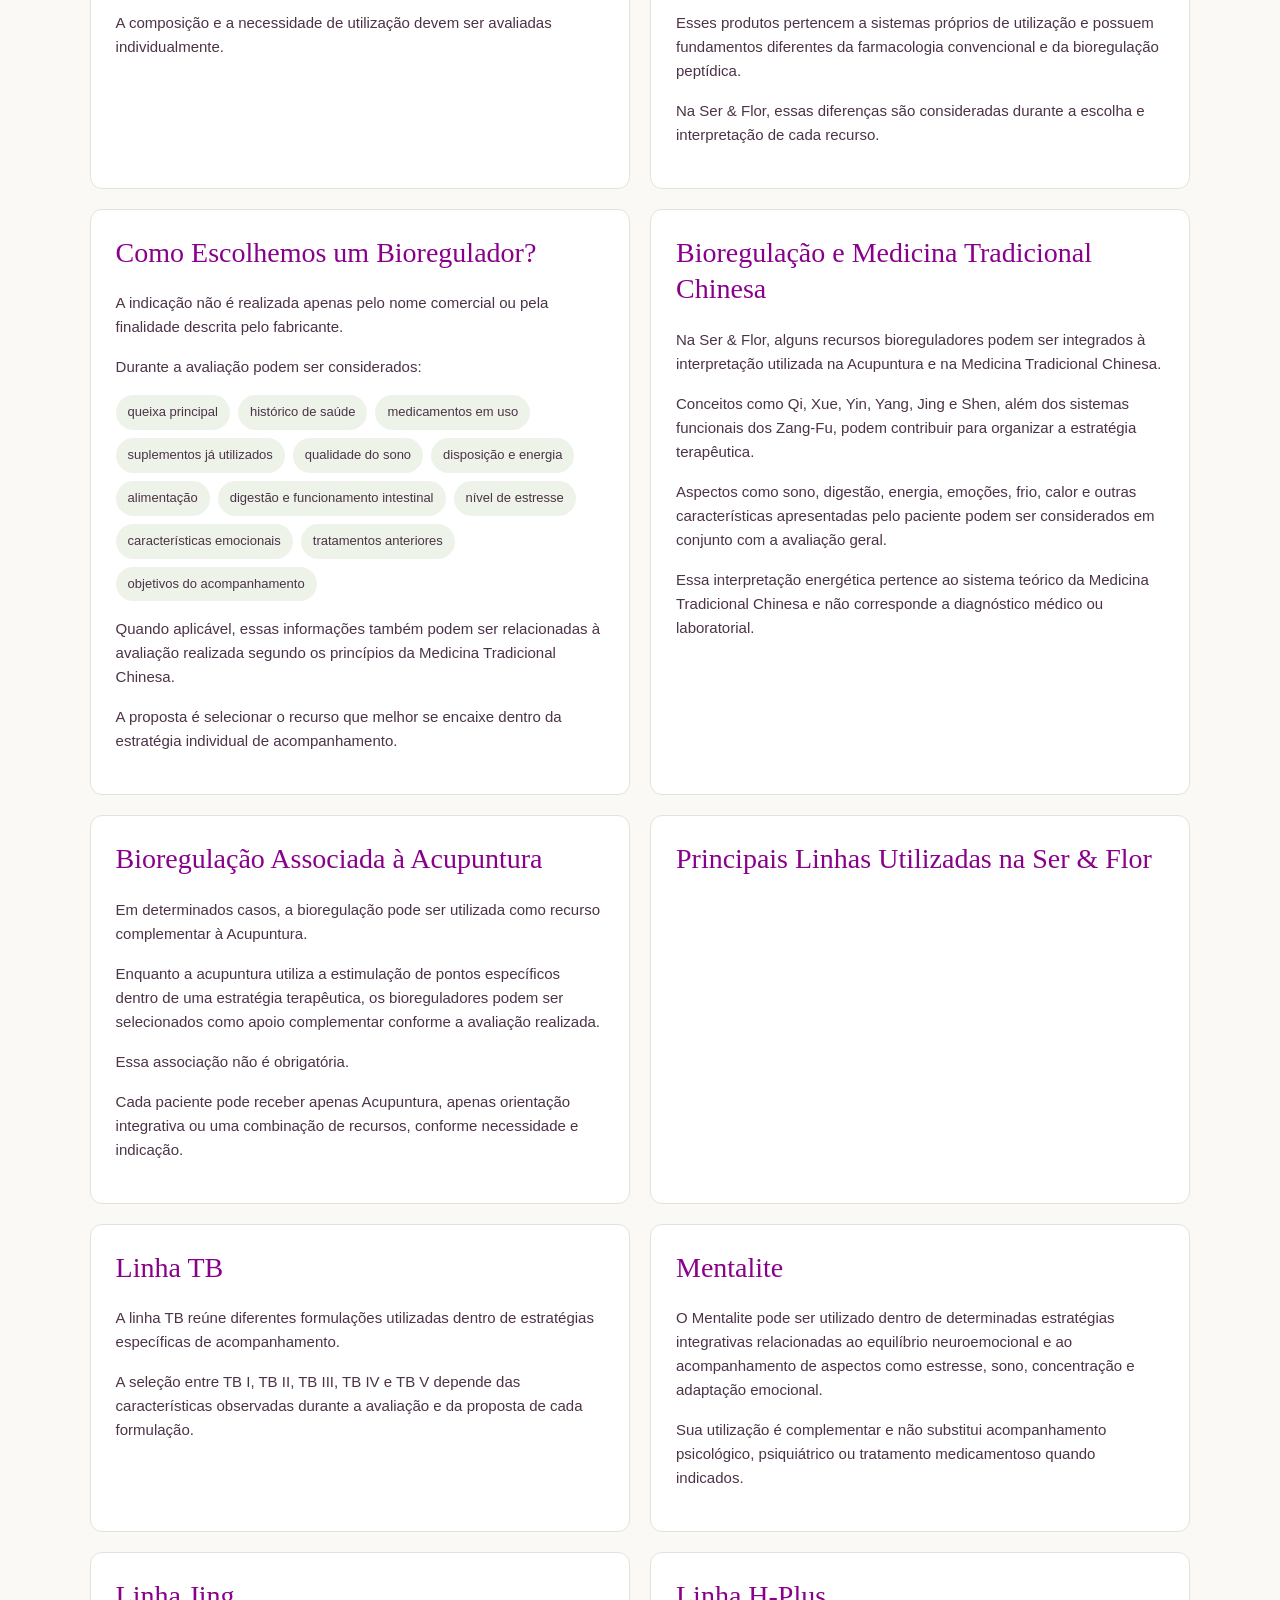
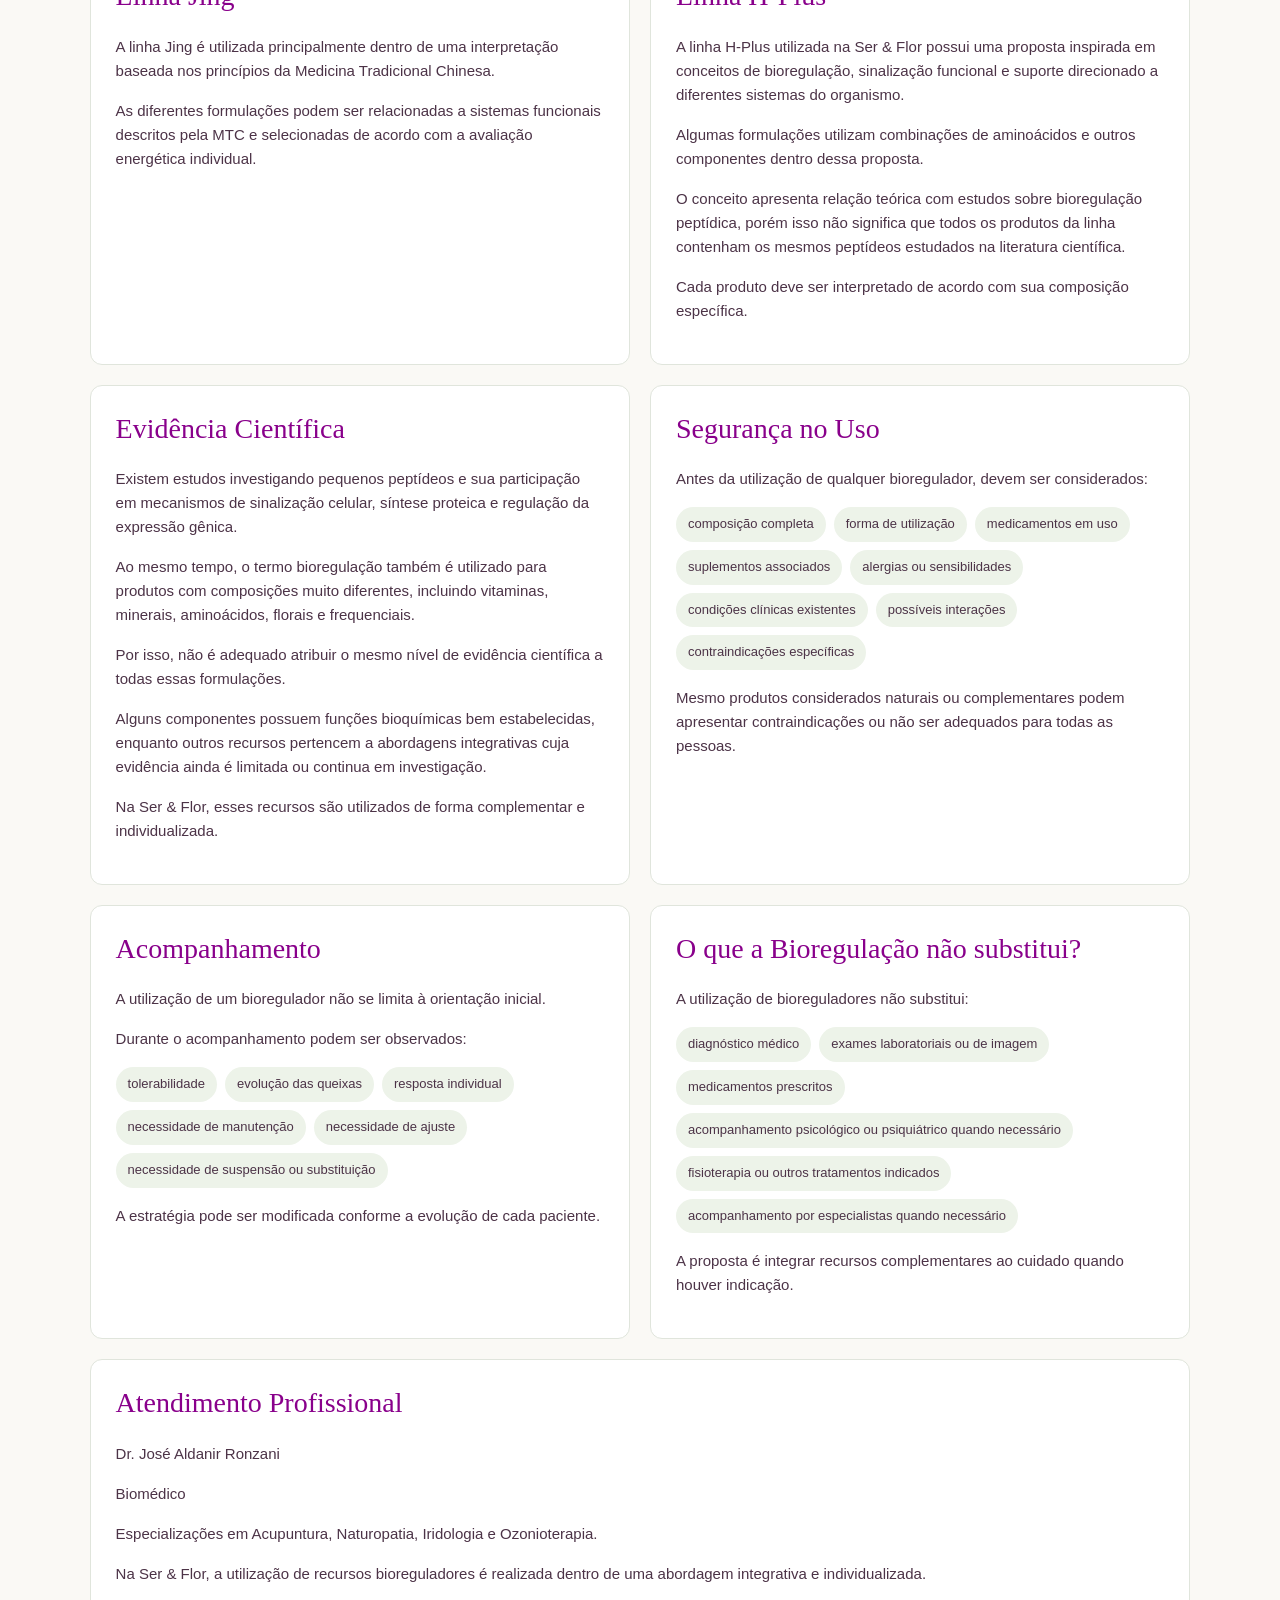
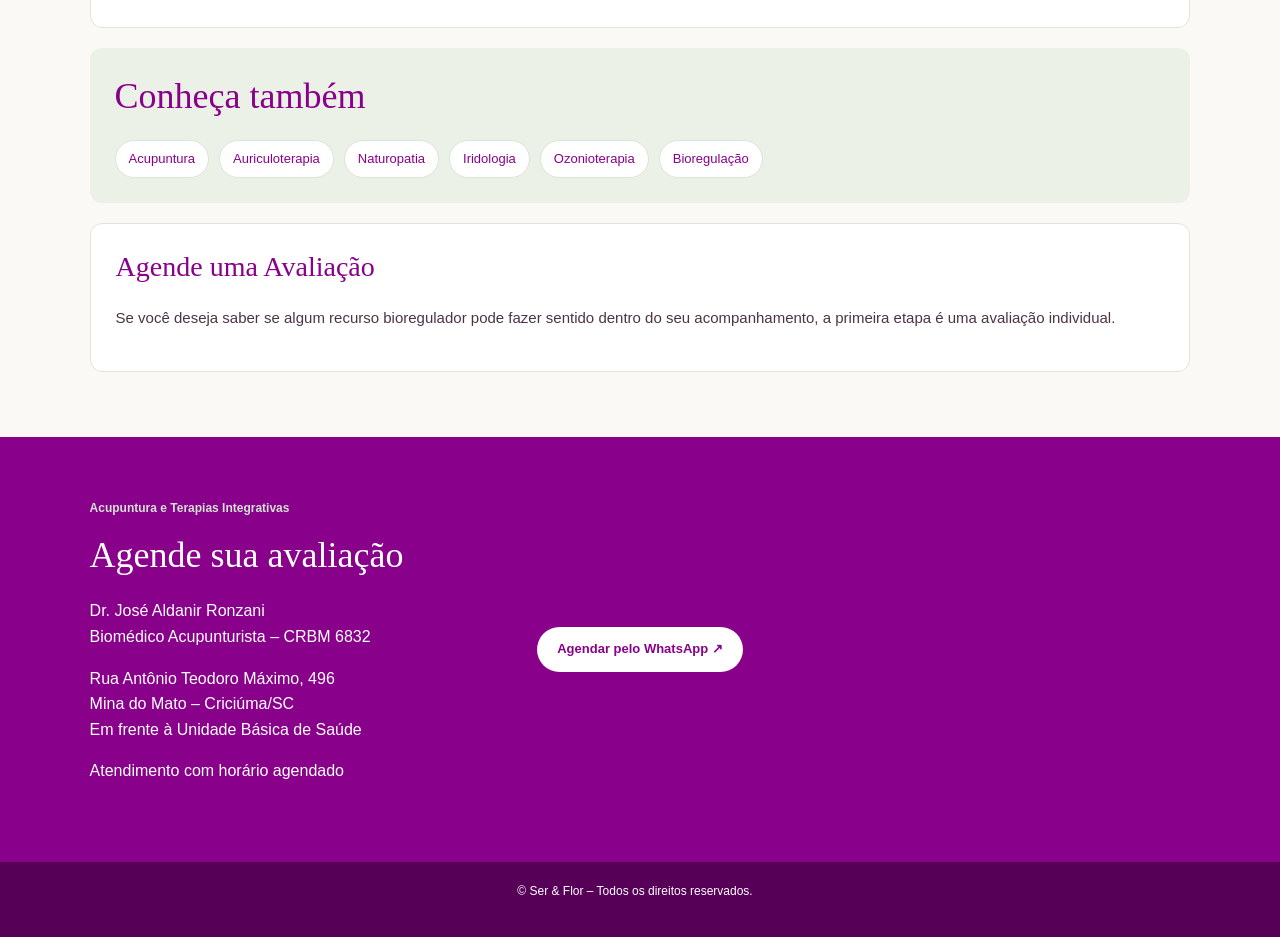
<file: terapias-integrativas/bioregulacao.html>
<!DOCTYPE html>
<html lang="pt-BR">
 <head>
  <meta charset="UTF-8">
  <meta name="author" content="João Pedro Rosso Ronzani, Rafael Hendler Evaldt">
  <meta name="description" content="Ser &amp; Flor – Acupuntura e Terapias Integrativas em Criciúma. Atendimento individualizado.">
  <meta name="keywords" content="Ser e Flor, acupuntura, terapias integrativas, Criciúma, Bioregulação">
  <meta name="viewport" content="width=device-width, initial-scale=1.0">
  <meta name="theme-color" content="#89008b">
  <title>Bioregulação | Ser &amp; Flor</title>
  <link href="../img/Logo.png" rel="icon" type="image/svg+xml">
  <link rel="stylesheet" href="../css/style.css">
  <script src="../js/acao.js" defer></script>
 </head>
 <body>
  <a class="pular" href="#conteudo">Pular para o conteúdo</a>
  <!-- Cabeçalho e menu de navegação -->
  <header class="cabecalho">
   <a aria-label="Ser &amp; Flor - ir para o início" class="marca" href="../index.html">
    <img alt="" src="../img/Logo.png">
    <span>
     <strong>Ser &amp; Flor</strong>
     <small>Acupuntura e Terapias Integrativas</small>
    </span>
   </a>
   <button aria-controls="menuPrincipal" aria-expanded="false" class="abrir-menu" id="abrirMenu" type="button">☰ Menu</button>
   <nav aria-label="Navegação principal" class="menu" id="menuPrincipal">
    <ul>
     <li>
      <a href="../index.html">Início</a>
     </li>
     <li>
      <a href="../acupuntura.html">Acupuntura</a>
     </li>
     <li>
      <a href="../ansiedade-e-estresse.html">Ansiedade e Estresse</a>
     </li>
     <li>
      <a href="../auriculoterapia.html">Auriculoterapia</a>
     </li>
     <li>
      <a class="ativo" href="../terapias-integrativas.html">Terapias Integrativas</a>
      <ul class="submenu">
       <li>
        <a href="../terapias-integrativas/naturopatia.html">Naturopatia</a>
       </li>
       <li>
        <a href="../terapias-integrativas/iridologia.html">Iridologia</a>
       </li>
       <li>
        <a href="../terapias-integrativas/ozonioterapia.html">Ozonioterapia</a>
       </li>
       <li>
        <a href="../terapias-integrativas/bioregulacao.html">Bioregulação</a>
       </li>
      </ul>
     </li>
     <li>
      <a class="botao-menu" href="https://api.whatsapp.com/send?phone=554899777826&amp;text=" rel="noopener" target="_blank">Agendar avaliação ↗</a>
     </li>
    </ul>
   </nav>
  </header>
  <!-- Conteúdo principal desta página -->
  <main id="conteudo">
   <section class="hero hero-interna">
    <header class="hero-texto">
     <p class="migalhas">
      <a href="../index.html">Início</a>
      /
      <a href="../terapias-integrativas.html">Terapias Integrativas</a>
      / Bioregulação
     </p>
     <span class="etiqueta">Ser &amp; Flor</span>
     <h1>Bioregulação e Recursos Integrativos</h1>
     <h2>O que é Bioregulação?</h2>
    </header>
   </section>
   <section class="introducao-pagina">
    <p>A Bioregulação é utilizada na Ser &amp; Flor dentro de uma abordagem integrativa, associando diferentes recursos de acordo com a avaliação individual de cada paciente.</p>
    <p>O termo pode envolver formulações e estratégias distintas, como combinações de aminoácidos, minerais, oligoelementos, vitaminas, componentes florais, recursos frequenciais e outras substâncias, dependendo da proposta de cada linha.</p>
    <p>Na prática, esses recursos não são utilizados de forma padronizada para todos. A escolha considera a queixa principal, histórico de saúde, medicamentos em uso, hábitos de vida, características funcionais e os objetivos definidos durante o acompanhamento.</p>
   </section>
   <section class="conteudo-pagina">
    <section class="blocos-pagina">
     <article class="bloco-conteudo">
      <h2>Bioregulação Peptídica</h2>
      <p>Peptídeos são pequenas cadeias de aminoácidos que participam naturalmente de diversos processos biológicos.</p>
      <p>Existe uma linha de pesquisa conhecida como bioregulação peptídica, relacionada ao estudo de pequenos peptídeos e sua possível participação em mecanismos de sinalização, expressão gênica, síntese proteica e regulação celular.</p>
      <p>Esses estudos contribuíram para o desenvolvimento do conceito de bioreguladores direcionados a tecidos e sistemas específicos.</p>
      <p>É importante destacar que nem todo produto denominado “bioregulador” contém peptídeos ou pode ser considerado um bioregulador peptídico.</p>
      <p>Por isso, cada formulação deve ser analisada de acordo com sua composição, proposta de uso e nível de evidência disponível.</p>
     </article>
     <article class="bloco-conteudo">
      <h2>Diferentes Tipos de Bioreguladores</h2>
      <p>Os produtos utilizados dentro de estratégias de bioregulação podem apresentar composições bastante diferentes.</p>
     </article>
     <article class="bloco-conteudo">
      <h2>Aminoácidos</h2>
      <p>Os aminoácidos são componentes fundamentais das proteínas e participam de diversas funções metabólicas.</p>
      <p>Algumas formulações utilizam aminoácidos isoladamente ou em combinações específicas dentro de sua proposta de suporte funcional.</p>
     </article>
     <article class="bloco-conteudo">
      <h2>Minerais e Oligoelementos</h2>
      <p>Minerais e oligoelementos participam de diferentes processos enzimáticos, metabólicos, neuromusculares e celulares.</p>
      <p>Alguns produtos bioreguladores utilizam esses elementos associados a outros componentes dentro de uma estratégia complementar.</p>
     </article>
     <article class="bloco-conteudo">
      <h2>Vitaminas</h2>
      <p>Vitaminas também podem fazer parte das formulações, principalmente quando existe uma proposta nutricional ou metabólica específica.</p>
      <p>A composição e a necessidade de utilização devem ser avaliadas individualmente.</p>
     </article>
     <article class="bloco-conteudo">
      <h2>Componentes Florais e Frequenciais</h2>
      <p>Algumas linhas de produtos integrativos utilizam preparados florais ou recursos denominados frequenciais.</p>
      <p>Esses produtos pertencem a sistemas próprios de utilização e possuem fundamentos diferentes da farmacologia convencional e da bioregulação peptídica.</p>
      <p>Na Ser &amp; Flor, essas diferenças são consideradas durante a escolha e interpretação de cada recurso.</p>
     </article>
     <article class="bloco-conteudo">
      <h2>Como Escolhemos um Bioregulador?</h2>
      <p>A indicação não é realizada apenas pelo nome comercial ou pela finalidade descrita pelo fabricante.</p>
      <p>Durante a avaliação podem ser considerados:</p>
      <ul class="lista-cuidados">
       <li>queixa principal</li>
       <li>histórico de saúde</li>
       <li>medicamentos em uso</li>
       <li>suplementos já utilizados</li>
       <li>qualidade do sono</li>
       <li>disposição e energia</li>
       <li>alimentação</li>
       <li>digestão e funcionamento intestinal</li>
       <li>nível de estresse</li>
       <li>características emocionais</li>
       <li>tratamentos anteriores</li>
       <li>objetivos do acompanhamento</li>
      </ul>
      <p>Quando aplicável, essas informações também podem ser relacionadas à avaliação realizada segundo os princípios da Medicina Tradicional Chinesa.</p>
      <p>A proposta é selecionar o recurso que melhor se encaixe dentro da estratégia individual de acompanhamento.</p>
     </article>
     <article class="bloco-conteudo">
      <h2>Bioregulação e Medicina Tradicional Chinesa</h2>
      <p>Na Ser &amp; Flor, alguns recursos bioreguladores podem ser integrados à interpretação utilizada na Acupuntura e na Medicina Tradicional Chinesa.</p>
      <p>Conceitos como Qi, Xue, Yin, Yang, Jing e Shen, além dos sistemas funcionais dos Zang-Fu, podem contribuir para organizar a estratégia terapêutica.</p>
      <p>Aspectos como sono, digestão, energia, emoções, frio, calor e outras características apresentadas pelo paciente podem ser considerados em conjunto com a avaliação geral.</p>
      <p>Essa interpretação energética pertence ao sistema teórico da Medicina Tradicional Chinesa e não corresponde a diagnóstico médico ou laboratorial.</p>
     </article>
     <article class="bloco-conteudo">
      <h2>Bioregulação Associada à Acupuntura</h2>
      <p>Em determinados casos, a bioregulação pode ser utilizada como recurso complementar à Acupuntura.</p>
      <p>Enquanto a acupuntura utiliza a estimulação de pontos específicos dentro de uma estratégia terapêutica, os bioreguladores podem ser selecionados como apoio complementar conforme a avaliação realizada.</p>
      <p>Essa associação não é obrigatória.</p>
      <p>Cada paciente pode receber apenas Acupuntura, apenas orientação integrativa ou uma combinação de recursos, conforme necessidade e indicação.</p>
     </article>
     <article class="bloco-conteudo">
      <h2>Principais Linhas Utilizadas na Ser &amp; Flor</h2>
     </article>
     <article class="bloco-conteudo">
      <h2>Linha TB</h2>
      <p>A linha TB reúne diferentes formulações utilizadas dentro de estratégias específicas de acompanhamento.</p>
      <p>A seleção entre TB I, TB II, TB III, TB IV e TB V depende das características observadas durante a avaliação e da proposta de cada formulação.</p>
     </article>
     <article class="bloco-conteudo">
      <h2>Mentalite</h2>
      <p>O Mentalite pode ser utilizado dentro de determinadas estratégias integrativas relacionadas ao equilíbrio neuroemocional e ao acompanhamento de aspectos como estresse, sono, concentração e adaptação emocional.</p>
      <p>Sua utilização é complementar e não substitui acompanhamento psicológico, psiquiátrico ou tratamento medicamentoso quando indicados.</p>
     </article>
     <article class="bloco-conteudo">
      <h2>Linha Jing</h2>
      <p>A linha Jing é utilizada principalmente dentro de uma interpretação baseada nos princípios da Medicina Tradicional Chinesa.</p>
      <p>As diferentes formulações podem ser relacionadas a sistemas funcionais descritos pela MTC e selecionadas de acordo com a avaliação energética individual.</p>
     </article>
     <article class="bloco-conteudo">
      <h2>Linha H-Plus</h2>
      <p>A linha H-Plus utilizada na Ser &amp; Flor possui uma proposta inspirada em conceitos de bioregulação, sinalização funcional e suporte direcionado a diferentes sistemas do organismo.</p>
      <p>Algumas formulações utilizam combinações de aminoácidos e outros componentes dentro dessa proposta.</p>
      <p>O conceito apresenta relação teórica com estudos sobre bioregulação peptídica, porém isso não significa que todos os produtos da linha contenham os mesmos peptídeos estudados na literatura científica.</p>
      <p>Cada produto deve ser interpretado de acordo com sua composição específica.</p>
     </article>
     <article class="bloco-conteudo">
      <h2>Evidência Científica</h2>
      <p>Existem estudos investigando pequenos peptídeos e sua participação em mecanismos de sinalização celular, síntese proteica e regulação da expressão gênica.</p>
      <p>Ao mesmo tempo, o termo bioregulação também é utilizado para produtos com composições muito diferentes, incluindo vitaminas, minerais, aminoácidos, florais e frequenciais.</p>
      <p>Por isso, não é adequado atribuir o mesmo nível de evidência científica a todas essas formulações.</p>
      <p>Alguns componentes possuem funções bioquímicas bem estabelecidas, enquanto outros recursos pertencem a abordagens integrativas cuja evidência ainda é limitada ou continua em investigação.</p>
      <p>Na Ser &amp; Flor, esses recursos são utilizados de forma complementar e individualizada.</p>
     </article>
     <article class="bloco-conteudo">
      <h2>Segurança no Uso</h2>
      <p>Antes da utilização de qualquer bioregulador, devem ser considerados:</p>
      <ul class="lista-cuidados">
       <li>composição completa</li>
       <li>forma de utilização</li>
       <li>medicamentos em uso</li>
       <li>suplementos associados</li>
       <li>alergias ou sensibilidades</li>
       <li>condições clínicas existentes</li>
       <li>possíveis interações</li>
       <li>contraindicações específicas</li>
      </ul>
      <p>Mesmo produtos considerados naturais ou complementares podem apresentar contraindicações ou não ser adequados para todas as pessoas.</p>
     </article>
     <article class="bloco-conteudo">
      <h2>Acompanhamento</h2>
      <p>A utilização de um bioregulador não se limita à orientação inicial.</p>
      <p>Durante o acompanhamento podem ser observados:</p>
      <ul class="lista-cuidados">
       <li>tolerabilidade</li>
       <li>evolução das queixas</li>
       <li>resposta individual</li>
       <li>necessidade de manutenção</li>
       <li>necessidade de ajuste</li>
       <li>necessidade de suspensão ou substituição</li>
      </ul>
      <p>A estratégia pode ser modificada conforme a evolução de cada paciente.</p>
     </article>
     <article class="bloco-conteudo">
      <h2>O que a Bioregulação não substitui?</h2>
      <p>A utilização de bioreguladores não substitui:</p>
      <ul class="lista-cuidados">
       <li>diagnóstico médico</li>
       <li>exames laboratoriais ou de imagem</li>
       <li>medicamentos prescritos</li>
       <li>acompanhamento psicológico ou psiquiátrico quando necessário</li>
       <li>fisioterapia ou outros tratamentos indicados</li>
       <li>acompanhamento por especialistas quando necessário</li>
      </ul>
      <p>A proposta é integrar recursos complementares ao cuidado quando houver indicação.</p>
     </article>
     <article class="bloco-conteudo">
      <h2>Atendimento Profissional</h2>
      <p>Dr. José Aldanir Ronzani</p>
      <p>Biomédico</p>
      <p>Especializações em Acupuntura, Naturopatia, Iridologia e Ozonioterapia.</p>
      <p>Na Ser &amp; Flor, a utilização de recursos bioreguladores é realizada dentro de uma abordagem integrativa e individualizada.</p>
     </article>
     <section class="subtopicos">
      <h2>Conheça também</h2>
      <nav class="links-pilula">
       <a href="../acupuntura.html">Acupuntura</a>
       <a href="../auriculoterapia.html">Auriculoterapia</a>
       <a href="../terapias-integrativas/naturopatia.html">Naturopatia</a>
       <a href="../terapias-integrativas/iridologia.html">Iridologia</a>
       <a href="../terapias-integrativas/ozonioterapia.html">Ozonioterapia</a>
       <a href="../terapias-integrativas/bioregulacao.html">Bioregulação</a>
      </nav>
     </section>
     <article class="bloco-conteudo">
      <h2>Agende uma Avaliação</h2>
      <p>Se você deseja saber se algum recurso bioregulador pode fazer sentido dentro do seu acompanhamento, a primeira etapa é uma avaliação individual.</p>
     </article>
    </section>
   </section>
   <section class="contato" id="contato">
    <article>
     <span class="etiqueta">Acupuntura e Terapias Integrativas</span>
     <h2>Agende sua avaliação</h2>
     <p>
      Dr. José Aldanir Ronzani
      <br>
      Biomédico Acupunturista – CRBM 6832
     </p>
     <p>
      Rua Antônio Teodoro Máximo, 496
      <br>
      Mina do Mato – Criciúma/SC
      <br>
      Em frente à Unidade Básica de Saúde
     </p>
     <p>Atendimento com horário agendado</p>
    </article>
    <a class="botao-primario" href="https://api.whatsapp.com/send?phone=554899777826&amp;text=" rel="noopener" target="_blank">Agendar pelo WhatsApp ↗</a>
   
    <div class="mapa-container">
     <iframe src="https://www.google.com/maps/embed?pb=!1m18!1m12!1m3!1d3500.9335254727594!2d-49.3842426!3d-28.661709000000005!2m3!1f0!2f0!3f0!3m2!1i1024!2i768!4f13.1!3m3!1m2!1s0x952183549f29893b%3A0x1f947e5aebac0e61!2sAcupuntura%20Ser%20e%20Flor%20-%20Terapia%20e%20Estetica%20para%20a%20Vida!5e0!3m2!1spt-BR!2sbr!4v1793989875530!5m2!1spt-BR!2sbr" title="Localização da Ser &amp; Flor em Criciúma" loading="lazy" referrerpolicy="strict-origin-when-cross-origin"></iframe>
    </div>
</section>
  </main>
  <!-- Rodapé -->
  <footer class="rodape">
   <p>© Ser &amp; Flor – Todos os direitos reservados.</p>
   <p>
    
   </p>
  </footer>
 </body>
</html>
</file>
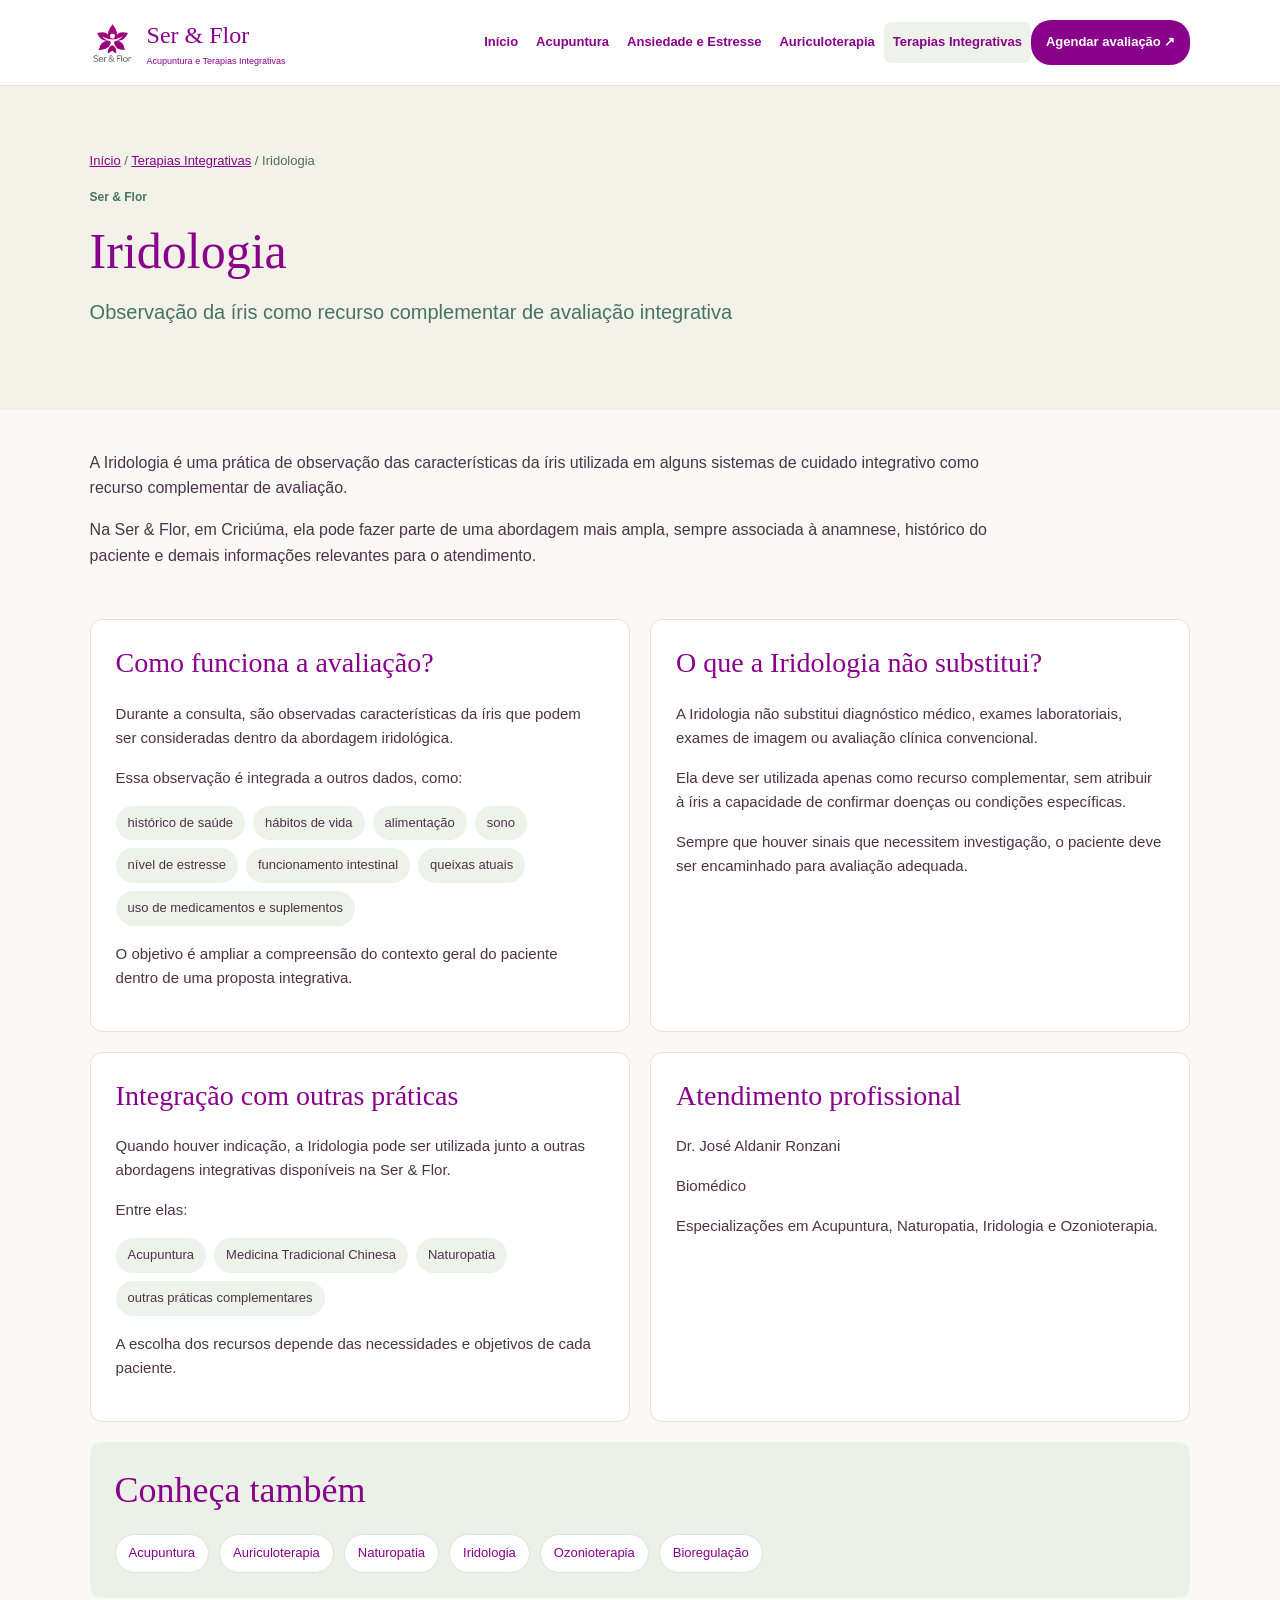
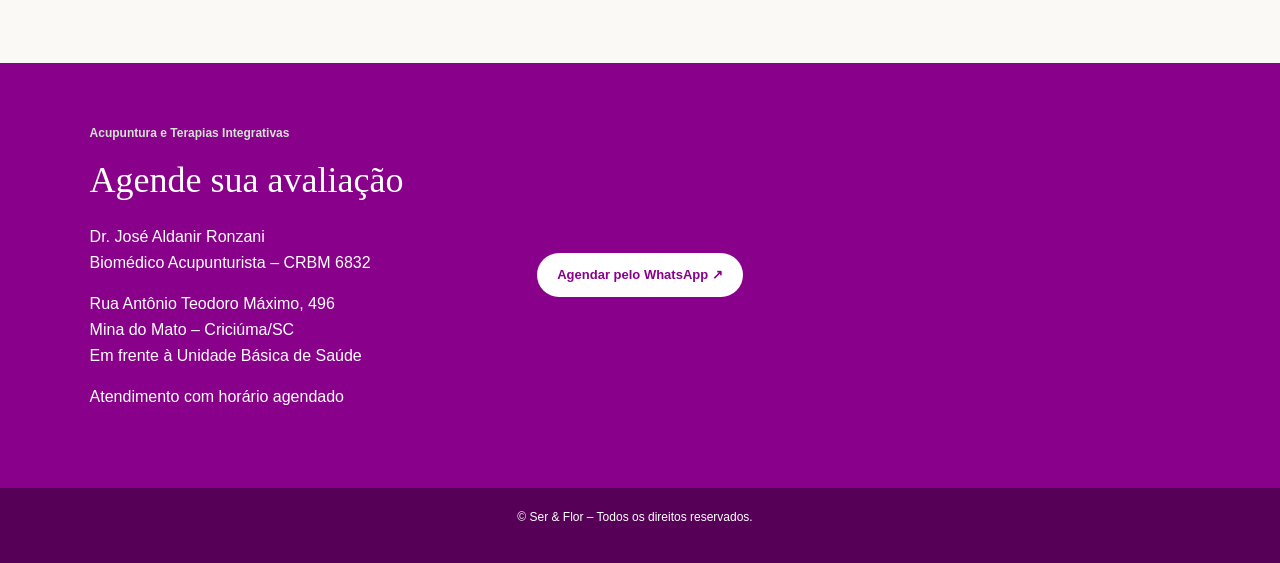
<file: terapias-integrativas/iridologia.html>
<!DOCTYPE html>
<html lang="pt-BR">
 <head>
  <meta charset="UTF-8">
  <meta name="author" content="João Pedro Rosso Ronzani, Rafael Hendler Evaldt">
  <meta name="description" content="Ser &amp; Flor – Acupuntura e Terapias Integrativas em Criciúma. Atendimento individualizado.">
  <meta name="keywords" content="Ser e Flor, acupuntura, terapias integrativas, Criciúma, Iridologia">
  <meta name="viewport" content="width=device-width, initial-scale=1.0">
  <meta name="theme-color" content="#89008b">
  <title>Iridologia | Ser &amp; Flor</title>
  <link href="../img/Logo.png" rel="icon" type="image/svg+xml">
  <link rel="stylesheet" href="../css/style.css">
  <script src="../js/acao.js" defer></script>
 </head>
 <body>
  <a class="pular" href="#conteudo">Pular para o conteúdo</a>
  <!-- Cabeçalho e menu de navegação -->
  <header class="cabecalho">
   <a aria-label="Ser &amp; Flor - ir para o início" class="marca" href="../index.html">
    <img alt="" src="../img/Logo.png">
    <span>
     <strong>Ser &amp; Flor</strong>
     <small>Acupuntura e Terapias Integrativas</small>
    </span>
   </a>
   <button aria-controls="menuPrincipal" aria-expanded="false" class="abrir-menu" id="abrirMenu" type="button">☰ Menu</button>
   <nav aria-label="Navegação principal" class="menu" id="menuPrincipal">
    <ul>
     <li>
      <a href="../index.html">Início</a>
     </li>
     <li>
      <a href="../acupuntura.html">Acupuntura</a>
     </li>
     <li>
      <a href="../ansiedade-e-estresse.html">Ansiedade e Estresse</a>
     </li>
     <li>
      <a href="../auriculoterapia.html">Auriculoterapia</a>
     </li>
     <li>
      <a class="ativo" href="../terapias-integrativas.html">Terapias Integrativas</a>
      <ul class="submenu">
       <li>
        <a href="../terapias-integrativas/naturopatia.html">Naturopatia</a>
       </li>
       <li>
        <a href="../terapias-integrativas/iridologia.html">Iridologia</a>
       </li>
       <li>
        <a href="../terapias-integrativas/ozonioterapia.html">Ozonioterapia</a>
       </li>
       <li>
        <a href="../terapias-integrativas/bioregulacao.html">Bioregulação</a>
       </li>
      </ul>
     </li>
     <li>
      <a class="botao-menu" href="https://api.whatsapp.com/send?phone=554899777826&amp;text=" rel="noopener" target="_blank">Agendar avaliação ↗</a>
     </li>
    </ul>
   </nav>
  </header>
  <!-- Conteúdo principal desta página -->
  <main id="conteudo">
   <section class="hero hero-interna">
    <header class="hero-texto">
     <p class="migalhas">
      <a href="../index.html">Início</a>
      /
      <a href="../terapias-integrativas.html">Terapias Integrativas</a>
      / Iridologia
     </p>
     <span class="etiqueta">Ser &amp; Flor</span>
     <h1>Iridologia</h1>
     <h2>Observação da íris como recurso complementar de avaliação integrativa</h2>
    </header>
   </section>
   <section class="introducao-pagina">
    <p>A Iridologia é uma prática de observação das características da íris utilizada em alguns sistemas de cuidado integrativo como recurso complementar de avaliação.</p>
    <p>Na Ser &amp; Flor, em Criciúma, ela pode fazer parte de uma abordagem mais ampla, sempre associada à anamnese, histórico do paciente e demais informações relevantes para o atendimento.</p>
   </section>
   <section class="conteudo-pagina">
    <section class="blocos-pagina">
     <article class="bloco-conteudo">
      <h2>Como funciona a avaliação?</h2>
      <p>Durante a consulta, são observadas características da íris que podem ser consideradas dentro da abordagem iridológica.</p>
      <p>Essa observação é integrada a outros dados, como:</p>
      <ul class="lista-cuidados">
       <li>histórico de saúde</li>
       <li>hábitos de vida</li>
       <li>alimentação</li>
       <li>sono</li>
       <li>nível de estresse</li>
       <li>funcionamento intestinal</li>
       <li>queixas atuais</li>
       <li>uso de medicamentos e suplementos</li>
      </ul>
      <p>O objetivo é ampliar a compreensão do contexto geral do paciente dentro de uma proposta integrativa.</p>
     </article>
     <article class="bloco-conteudo">
      <h2>O que a Iridologia não substitui?</h2>
      <p>A Iridologia não substitui diagnóstico médico, exames laboratoriais, exames de imagem ou avaliação clínica convencional.</p>
      <p>Ela deve ser utilizada apenas como recurso complementar, sem atribuir à íris a capacidade de confirmar doenças ou condições específicas.</p>
      <p>Sempre que houver sinais que necessitem investigação, o paciente deve ser encaminhado para avaliação adequada.</p>
     </article>
     <article class="bloco-conteudo">
      <h2>Integração com outras práticas</h2>
      <p>Quando houver indicação, a Iridologia pode ser utilizada junto a outras abordagens integrativas disponíveis na Ser &amp; Flor.</p>
      <p>Entre elas:</p>
      <ul class="lista-cuidados">
       <li>Acupuntura</li>
       <li>Medicina Tradicional Chinesa</li>
       <li>Naturopatia</li>
       <li>outras práticas complementares</li>
      </ul>
      <p>A escolha dos recursos depende das necessidades e objetivos de cada paciente.</p>
     </article>
     <article class="bloco-conteudo">
      <h2>Atendimento profissional</h2>
      <p>Dr. José Aldanir Ronzani</p>
      <p>Biomédico</p>
      <p>Especializações em Acupuntura, Naturopatia, Iridologia e Ozonioterapia.</p>
     </article>
     <section class="subtopicos">
      <h2>Conheça também</h2>
      <nav class="links-pilula">
       <a href="../acupuntura.html">Acupuntura</a>
       <a href="../auriculoterapia.html">Auriculoterapia</a>
       <a href="../terapias-integrativas/naturopatia.html">Naturopatia</a>
       <a href="../terapias-integrativas/iridologia.html">Iridologia</a>
       <a href="../terapias-integrativas/ozonioterapia.html">Ozonioterapia</a>
       <a href="../terapias-integrativas/bioregulacao.html">Bioregulação</a>
      </nav>
     </section>
    </section>
   </section>
   <section class="contato" id="contato">
    <article>
     <span class="etiqueta">Acupuntura e Terapias Integrativas</span>
     <h2>Agende sua avaliação</h2>
     <p>
      Dr. José Aldanir Ronzani
      <br>
      Biomédico Acupunturista – CRBM 6832
     </p>
     <p>
      Rua Antônio Teodoro Máximo, 496
      <br>
      Mina do Mato – Criciúma/SC
      <br>
      Em frente à Unidade Básica de Saúde
     </p>
     <p>Atendimento com horário agendado</p>
    </article>
    <a class="botao-primario" href="https://api.whatsapp.com/send?phone=554899777826&amp;text=" rel="noopener" target="_blank">Agendar pelo WhatsApp ↗</a>
   
    <div class="mapa-container">
     <iframe src="https://www.google.com/maps/embed?pb=!1m18!1m12!1m3!1d3500.9335254727594!2d-49.3842426!3d-28.661709000000005!2m3!1f0!2f0!3f0!3m2!1i1024!2i768!4f13.1!3m3!1m2!1s0x952183549f29893b%3A0x1f947e5aebac0e61!2sAcupuntura%20Ser%20e%20Flor%20-%20Terapia%20e%20Estetica%20para%20a%20Vida!5e0!3m2!1spt-BR!2sbr!4v1793989875530!5m2!1spt-BR!2sbr" title="Localização da Ser &amp; Flor em Criciúma" loading="lazy" referrerpolicy="strict-origin-when-cross-origin"></iframe>
    </div>
</section>
  </main>
  <!-- Rodapé -->
  <footer class="rodape">
   <p>© Ser &amp; Flor – Todos os direitos reservados.</p>
   <p>
    
   </p>
  </footer>
 </body>
</html>
</file>
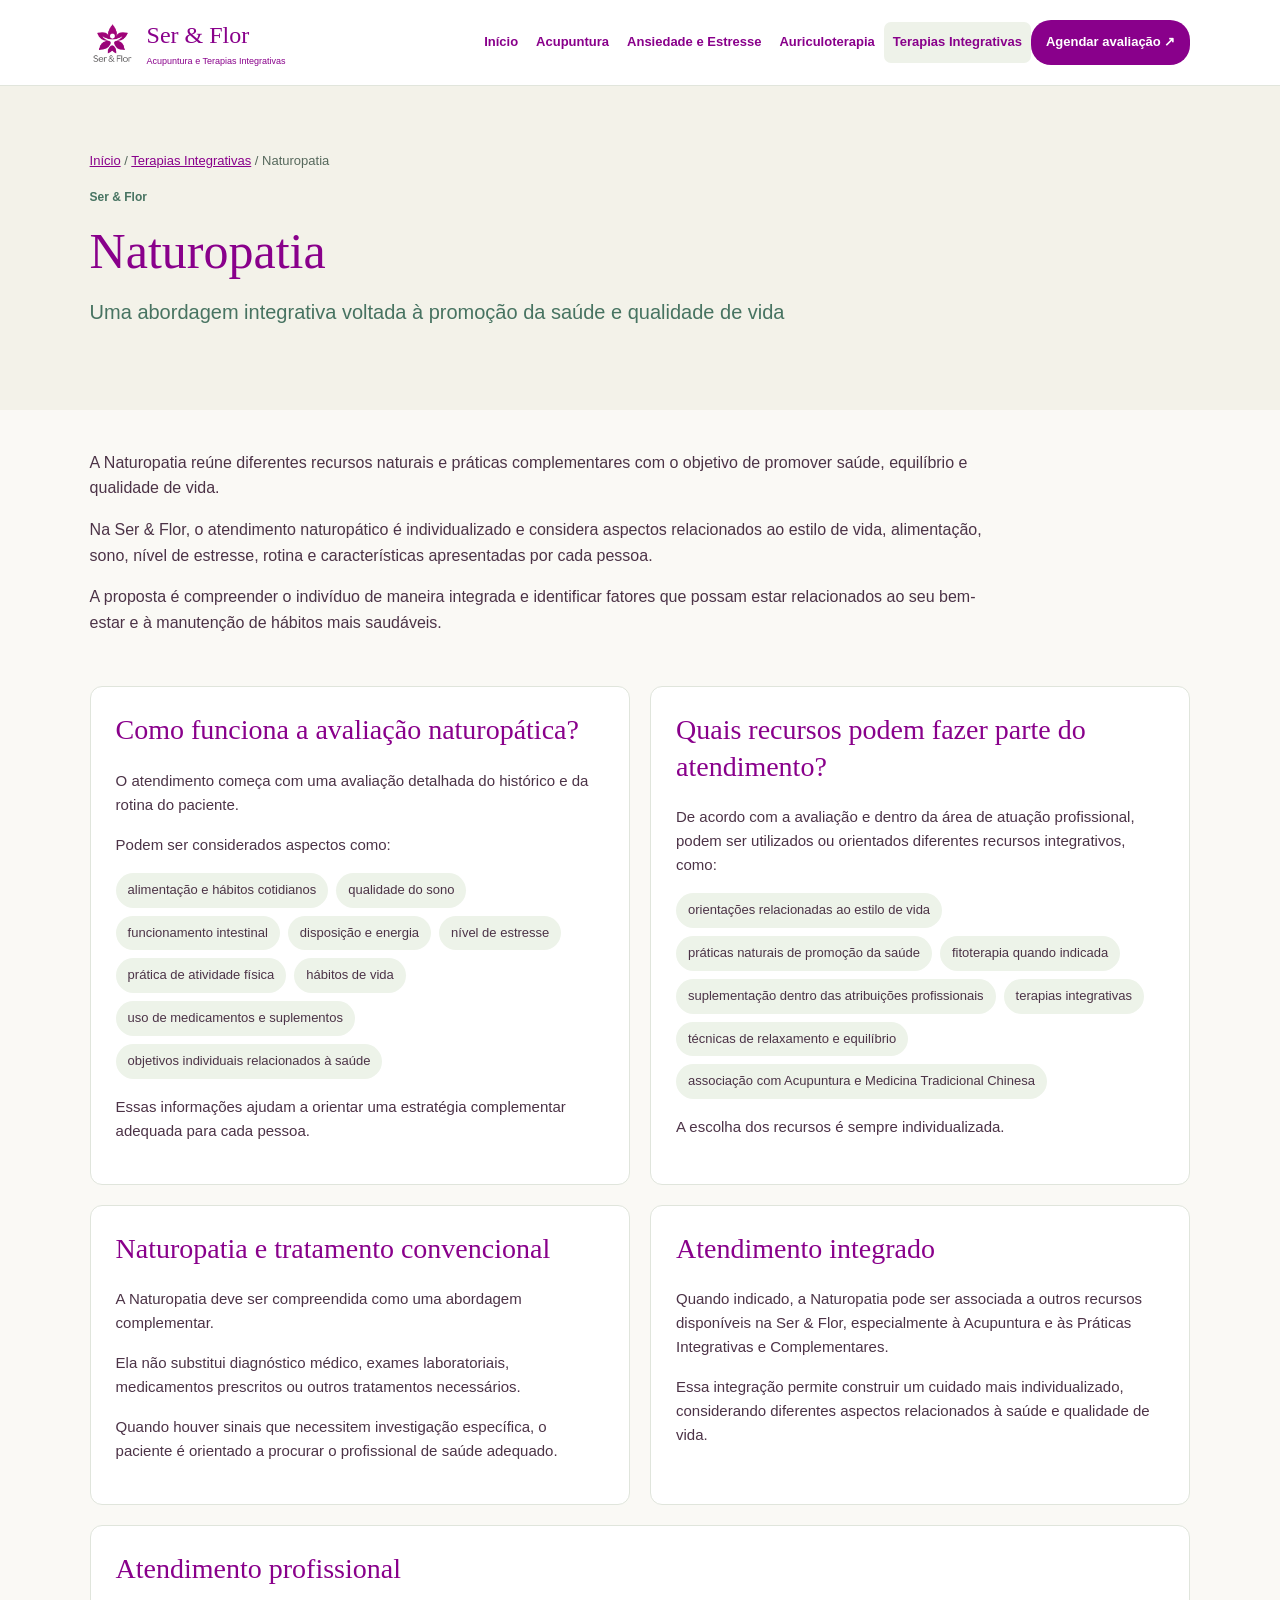
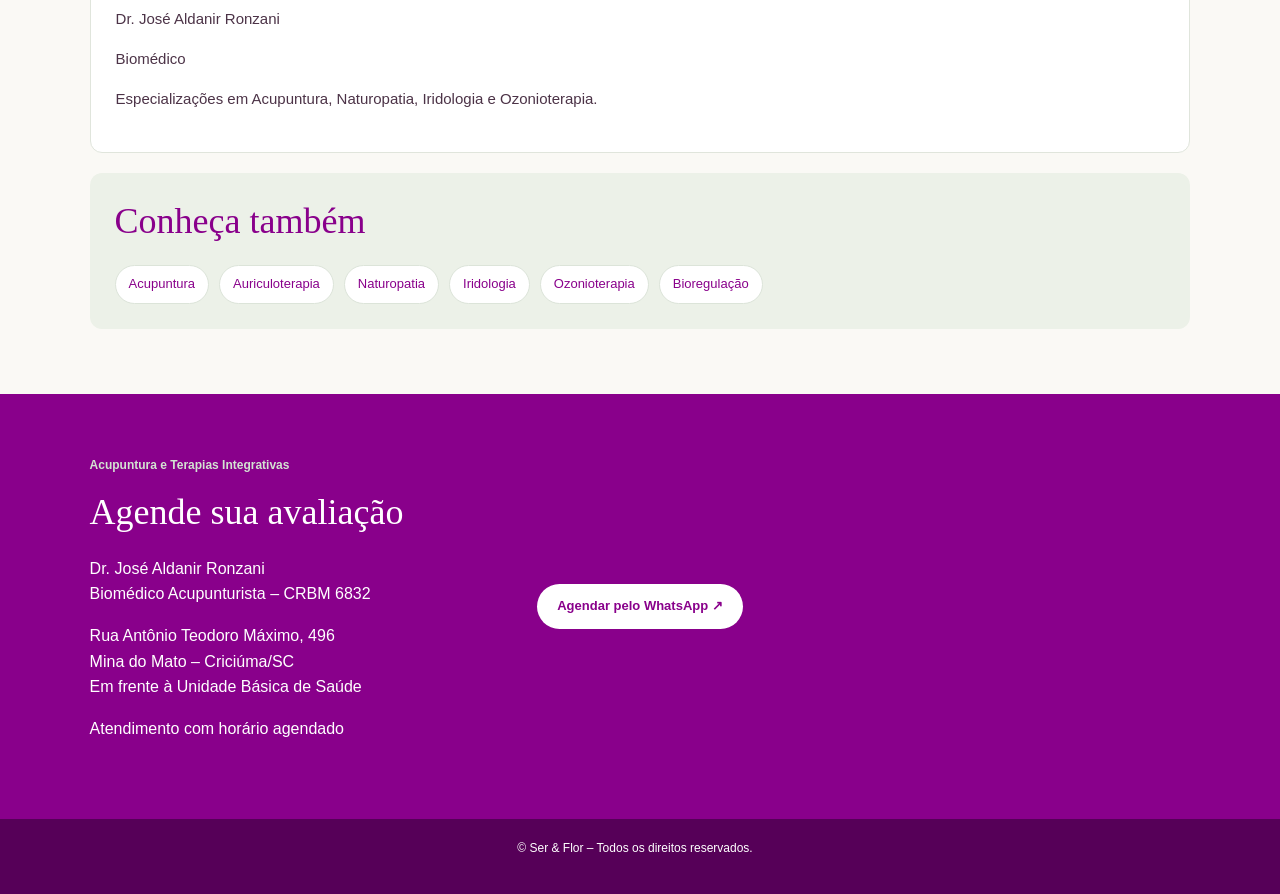
<file: terapias-integrativas/naturopatia.html>
<!DOCTYPE html>
<html lang="pt-BR">
 <head>
  <meta charset="UTF-8">
  <meta name="author" content="João Pedro Rosso Ronzani, Rafael Hendler Evaldt">
  <meta name="description" content="Ser &amp; Flor – Acupuntura e Terapias Integrativas em Criciúma. Atendimento individualizado.">
  <meta name="keywords" content="Ser e Flor, acupuntura, terapias integrativas, Criciúma, Naturopatia">
  <meta name="viewport" content="width=device-width, initial-scale=1.0">
  <meta name="theme-color" content="#89008b">
  <title>Naturopatia | Ser &amp; Flor</title>
  <link href="../img/Logo.png" rel="icon" type="image/svg+xml">
  <link rel="stylesheet" href="../css/style.css">
  <script src="../js/acao.js" defer></script>
 </head>
 <body>
  <a class="pular" href="#conteudo">Pular para o conteúdo</a>
  <!-- Cabeçalho e menu de navegação -->
  <header class="cabecalho">
   <a aria-label="Ser &amp; Flor - ir para o início" class="marca" href="../index.html">
    <img alt="" src="../img/Logo.png">
    <span>
     <strong>Ser &amp; Flor</strong>
     <small>Acupuntura e Terapias Integrativas</small>
    </span>
   </a>
   <button aria-controls="menuPrincipal" aria-expanded="false" class="abrir-menu" id="abrirMenu" type="button">☰ Menu</button>
   <nav aria-label="Navegação principal" class="menu" id="menuPrincipal">
    <ul>
     <li>
      <a href="../index.html">Início</a>
     </li>
     <li>
      <a href="../acupuntura.html">Acupuntura</a>
     </li>
     <li>
      <a href="../ansiedade-e-estresse.html">Ansiedade e Estresse</a>
     </li>
     <li>
      <a href="../auriculoterapia.html">Auriculoterapia</a>
     </li>
     <li>
      <a class="ativo" href="../terapias-integrativas.html">Terapias Integrativas</a>
      <ul class="submenu">
       <li>
        <a href="../terapias-integrativas/naturopatia.html">Naturopatia</a>
       </li>
       <li>
        <a href="../terapias-integrativas/iridologia.html">Iridologia</a>
       </li>
       <li>
        <a href="../terapias-integrativas/ozonioterapia.html">Ozonioterapia</a>
       </li>
       <li>
        <a href="../terapias-integrativas/bioregulacao.html">Bioregulação</a>
       </li>
      </ul>
     </li>
     <li>
      <a class="botao-menu" href="https://api.whatsapp.com/send?phone=554899777826&amp;text=" rel="noopener" target="_blank">Agendar avaliação ↗</a>
     </li>
    </ul>
   </nav>
  </header>
  <!-- Conteúdo principal desta página -->
  <main id="conteudo">
   <section class="hero hero-interna">
    <header class="hero-texto">
     <p class="migalhas">
      <a href="../index.html">Início</a>
      /
      <a href="../terapias-integrativas.html">Terapias Integrativas</a>
      / Naturopatia
     </p>
     <span class="etiqueta">Ser &amp; Flor</span>
     <h1>Naturopatia</h1>
     <h2>Uma abordagem integrativa voltada à promoção da saúde e qualidade de vida</h2>
    </header>
   </section>
   <section class="introducao-pagina">
    <p>A Naturopatia reúne diferentes recursos naturais e práticas complementares com o objetivo de promover saúde, equilíbrio e qualidade de vida.</p>
    <p>Na Ser &amp; Flor, o atendimento naturopático é individualizado e considera aspectos relacionados ao estilo de vida, alimentação, sono, nível de estresse, rotina e características apresentadas por cada pessoa.</p>
    <p>A proposta é compreender o indivíduo de maneira integrada e identificar fatores que possam estar relacionados ao seu bem-estar e à manutenção de hábitos mais saudáveis.</p>
   </section>
   <section class="conteudo-pagina">
    <section class="blocos-pagina">
     <article class="bloco-conteudo">
      <h2>Como funciona a avaliação naturopática?</h2>
      <p>O atendimento começa com uma avaliação detalhada do histórico e da rotina do paciente.</p>
      <p>Podem ser considerados aspectos como:</p>
      <ul class="lista-cuidados">
       <li>alimentação e hábitos cotidianos</li>
       <li>qualidade do sono</li>
       <li>funcionamento intestinal</li>
       <li>disposição e energia</li>
       <li>nível de estresse</li>
       <li>prática de atividade física</li>
       <li>hábitos de vida</li>
       <li>uso de medicamentos e suplementos</li>
       <li>objetivos individuais relacionados à saúde</li>
      </ul>
      <p>Essas informações ajudam a orientar uma estratégia complementar adequada para cada pessoa.</p>
     </article>
     <article class="bloco-conteudo">
      <h2>Quais recursos podem fazer parte do atendimento?</h2>
      <p>De acordo com a avaliação e dentro da área de atuação profissional, podem ser utilizados ou orientados diferentes recursos integrativos, como:</p>
      <ul class="lista-cuidados">
       <li>orientações relacionadas ao estilo de vida</li>
       <li>práticas naturais de promoção da saúde</li>
       <li>fitoterapia quando indicada</li>
       <li>suplementação dentro das atribuições profissionais</li>
       <li>terapias integrativas</li>
       <li>técnicas de relaxamento e equilíbrio</li>
       <li>associação com Acupuntura e Medicina Tradicional Chinesa</li>
      </ul>
      <p>A escolha dos recursos é sempre individualizada.</p>
     </article>
     <article class="bloco-conteudo">
      <h2>Naturopatia e tratamento convencional</h2>
      <p>A Naturopatia deve ser compreendida como uma abordagem complementar.</p>
      <p>Ela não substitui diagnóstico médico, exames laboratoriais, medicamentos prescritos ou outros tratamentos necessários.</p>
      <p>Quando houver sinais que necessitem investigação específica, o paciente é orientado a procurar o profissional de saúde adequado.</p>
     </article>
     <article class="bloco-conteudo">
      <h2>Atendimento integrado</h2>
      <p>Quando indicado, a Naturopatia pode ser associada a outros recursos disponíveis na Ser &amp; Flor, especialmente à Acupuntura e às Práticas Integrativas e Complementares.</p>
      <p>Essa integração permite construir um cuidado mais individualizado, considerando diferentes aspectos relacionados à saúde e qualidade de vida.</p>
     </article>
     <article class="bloco-conteudo">
      <h2>Atendimento profissional</h2>
      <p>Dr. José Aldanir Ronzani</p>
      <p>Biomédico</p>
      <p>Especializações em Acupuntura, Naturopatia, Iridologia e Ozonioterapia.</p>
     </article>
     <section class="subtopicos">
      <h2>Conheça também</h2>
      <nav class="links-pilula">
       <a href="../acupuntura.html">Acupuntura</a>
       <a href="../auriculoterapia.html">Auriculoterapia</a>
       <a href="../terapias-integrativas/naturopatia.html">Naturopatia</a>
       <a href="../terapias-integrativas/iridologia.html">Iridologia</a>
       <a href="../terapias-integrativas/ozonioterapia.html">Ozonioterapia</a>
       <a href="../terapias-integrativas/bioregulacao.html">Bioregulação</a>
      </nav>
     </section>
    </section>
   </section>
   <section class="contato" id="contato">
    <article>
     <span class="etiqueta">Acupuntura e Terapias Integrativas</span>
     <h2>Agende sua avaliação</h2>
     <p>
      Dr. José Aldanir Ronzani
      <br>
      Biomédico Acupunturista – CRBM 6832
     </p>
     <p>
      Rua Antônio Teodoro Máximo, 496
      <br>
      Mina do Mato – Criciúma/SC
      <br>
      Em frente à Unidade Básica de Saúde
     </p>
     <p>Atendimento com horário agendado</p>
    </article>
    <a class="botao-primario" href="https://api.whatsapp.com/send?phone=554899777826&amp;text=" rel="noopener" target="_blank">Agendar pelo WhatsApp ↗</a>
   
    <div class="mapa-container">
     <iframe src="https://www.google.com/maps/embed?pb=!1m18!1m12!1m3!1d3500.9335254727594!2d-49.3842426!3d-28.661709000000005!2m3!1f0!2f0!3f0!3m2!1i1024!2i768!4f13.1!3m3!1m2!1s0x952183549f29893b%3A0x1f947e5aebac0e61!2sAcupuntura%20Ser%20e%20Flor%20-%20Terapia%20e%20Estetica%20para%20a%20Vida!5e0!3m2!1spt-BR!2sbr!4v1793989875530!5m2!1spt-BR!2sbr" title="Localização da Ser &amp; Flor em Criciúma" loading="lazy" referrerpolicy="strict-origin-when-cross-origin"></iframe>
    </div>
</section>
  </main>
  <!-- Rodapé -->
  <footer class="rodape">
   <p>© Ser &amp; Flor – Todos os direitos reservados.</p>
   <p>
    
   </p>
  </footer>
 </body>
</html>
</file>
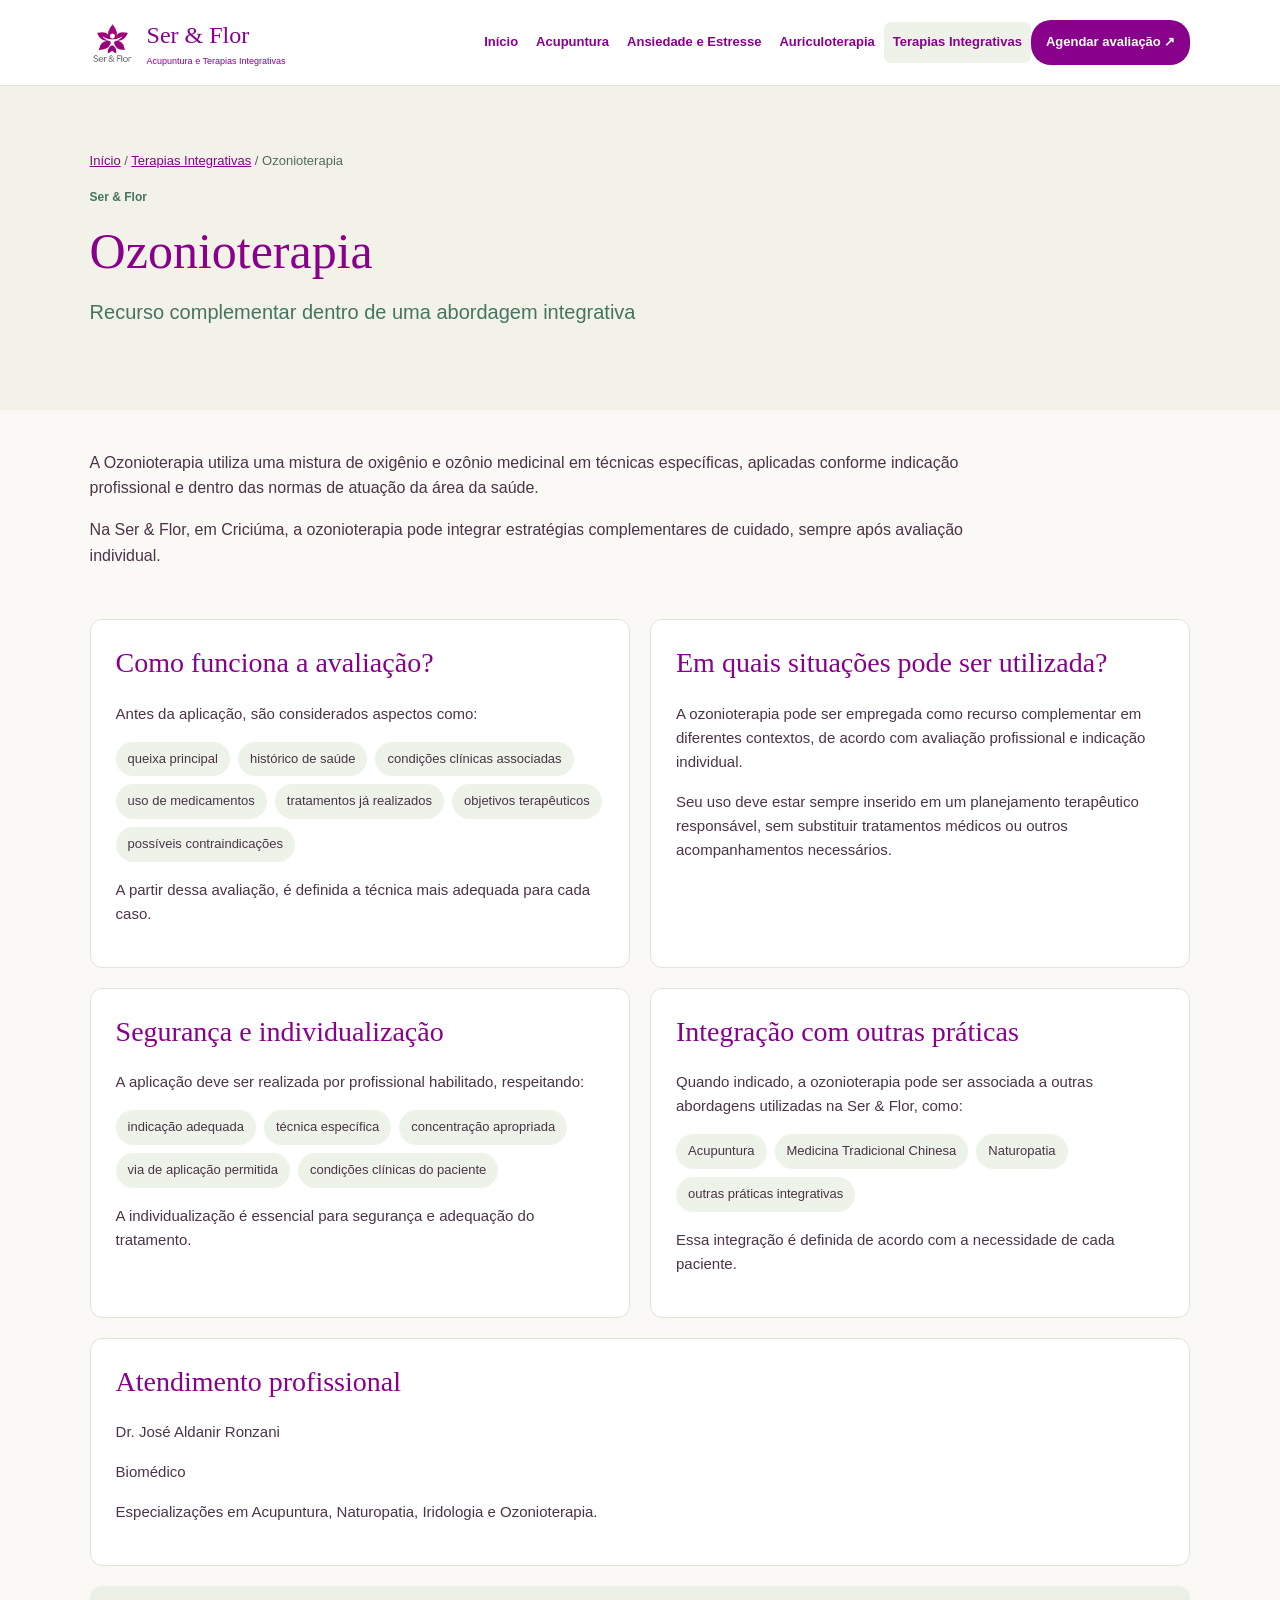
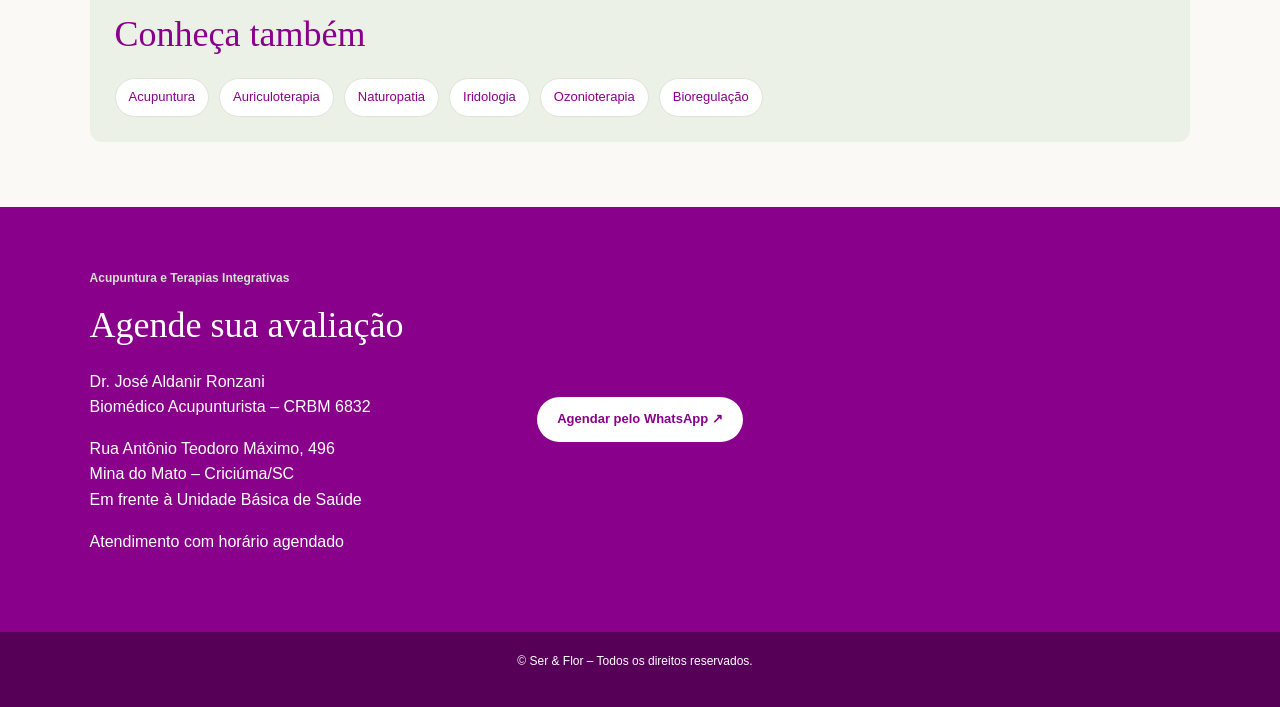
<file: terapias-integrativas/ozonioterapia.html>
<!DOCTYPE html>
<html lang="pt-BR">
 <head>
  <meta charset="UTF-8">
  <meta name="author" content="João Pedro Rosso Ronzani, Rafael Hendler Evaldt">
  <meta name="description" content="Ser &amp; Flor – Acupuntura e Terapias Integrativas em Criciúma. Atendimento individualizado.">
  <meta name="keywords" content="Ser e Flor, acupuntura, terapias integrativas, Criciúma, Ozonioterapia">
  <meta name="viewport" content="width=device-width, initial-scale=1.0">
  <meta name="theme-color" content="#89008b">
  <title>Ozonioterapia | Ser &amp; Flor</title>
  <link href="../img/Logo.png" rel="icon" type="image/svg+xml">
  <link rel="stylesheet" href="../css/style.css">
  <script src="../js/acao.js" defer></script>
 </head>
 <body>
  <a class="pular" href="#conteudo">Pular para o conteúdo</a>
  <!-- Cabeçalho e menu de navegação -->
  <header class="cabecalho">
   <a aria-label="Ser &amp; Flor - ir para o início" class="marca" href="../index.html">
    <img alt="" src="../img/Logo.png">
    <span>
     <strong>Ser &amp; Flor</strong>
     <small>Acupuntura e Terapias Integrativas</small>
    </span>
   </a>
   <button aria-controls="menuPrincipal" aria-expanded="false" class="abrir-menu" id="abrirMenu" type="button">☰ Menu</button>
   <nav aria-label="Navegação principal" class="menu" id="menuPrincipal">
    <ul>
     <li>
      <a href="../index.html">Início</a>
     </li>
     <li>
      <a href="../acupuntura.html">Acupuntura</a>
     </li>
     <li>
      <a href="../ansiedade-e-estresse.html">Ansiedade e Estresse</a>
     </li>
     <li>
      <a href="../auriculoterapia.html">Auriculoterapia</a>
     </li>
     <li>
      <a class="ativo" href="../terapias-integrativas.html">Terapias Integrativas</a>
      <ul class="submenu">
       <li>
        <a href="../terapias-integrativas/naturopatia.html">Naturopatia</a>
       </li>
       <li>
        <a href="../terapias-integrativas/iridologia.html">Iridologia</a>
       </li>
       <li>
        <a href="../terapias-integrativas/ozonioterapia.html">Ozonioterapia</a>
       </li>
       <li>
        <a href="../terapias-integrativas/bioregulacao.html">Bioregulação</a>
       </li>
      </ul>
     </li>
     <li>
      <a class="botao-menu" href="https://api.whatsapp.com/send?phone=554899777826&amp;text=" rel="noopener" target="_blank">Agendar avaliação ↗</a>
     </li>
    </ul>
   </nav>
  </header>
  <!-- Conteúdo principal desta página -->
  <main id="conteudo">
   <section class="hero hero-interna">
    <header class="hero-texto">
     <p class="migalhas">
      <a href="../index.html">Início</a>
      /
      <a href="../terapias-integrativas.html">Terapias Integrativas</a>
      / Ozonioterapia
     </p>
     <span class="etiqueta">Ser &amp; Flor</span>
     <h1>Ozonioterapia</h1>
     <h2>Recurso complementar dentro de uma abordagem integrativa</h2>
    </header>
   </section>
   <section class="introducao-pagina">
    <p>A Ozonioterapia utiliza uma mistura de oxigênio e ozônio medicinal em técnicas específicas, aplicadas conforme indicação profissional e dentro das normas de atuação da área da saúde.</p>
    <p>Na Ser &amp; Flor, em Criciúma, a ozonioterapia pode integrar estratégias complementares de cuidado, sempre após avaliação individual.</p>
   </section>
   <section class="conteudo-pagina">
    <section class="blocos-pagina">
     <article class="bloco-conteudo">
      <h2>Como funciona a avaliação?</h2>
      <p>Antes da aplicação, são considerados aspectos como:</p>
      <ul class="lista-cuidados">
       <li>queixa principal</li>
       <li>histórico de saúde</li>
       <li>condições clínicas associadas</li>
       <li>uso de medicamentos</li>
       <li>tratamentos já realizados</li>
       <li>objetivos terapêuticos</li>
       <li>possíveis contraindicações</li>
      </ul>
      <p>A partir dessa avaliação, é definida a técnica mais adequada para cada caso.</p>
     </article>
     <article class="bloco-conteudo">
      <h2>Em quais situações pode ser utilizada?</h2>
      <p>A ozonioterapia pode ser empregada como recurso complementar em diferentes contextos, de acordo com avaliação profissional e indicação individual.</p>
      <p>Seu uso deve estar sempre inserido em um planejamento terapêutico responsável, sem substituir tratamentos médicos ou outros acompanhamentos necessários.</p>
     </article>
     <article class="bloco-conteudo">
      <h2>Segurança e individualização</h2>
      <p>A aplicação deve ser realizada por profissional habilitado, respeitando:</p>
      <ul class="lista-cuidados">
       <li>indicação adequada</li>
       <li>técnica específica</li>
       <li>concentração apropriada</li>
       <li>via de aplicação permitida</li>
       <li>condições clínicas do paciente</li>
      </ul>
      <p>A individualização é essencial para segurança e adequação do tratamento.</p>
     </article>
     <article class="bloco-conteudo">
      <h2>Integração com outras práticas</h2>
      <p>Quando indicado, a ozonioterapia pode ser associada a outras abordagens utilizadas na Ser &amp; Flor, como:</p>
      <ul class="lista-cuidados">
       <li>Acupuntura</li>
       <li>Medicina Tradicional Chinesa</li>
       <li>Naturopatia</li>
       <li>outras práticas integrativas</li>
      </ul>
      <p>Essa integração é definida de acordo com a necessidade de cada paciente.</p>
     </article>
     <article class="bloco-conteudo">
      <h2>Atendimento profissional</h2>
      <p>Dr. José Aldanir Ronzani</p>
      <p>Biomédico</p>
      <p>Especializações em Acupuntura, Naturopatia, Iridologia e Ozonioterapia.</p>
     </article>
     <section class="subtopicos">
      <h2>Conheça também</h2>
      <nav class="links-pilula">
       <a href="../acupuntura.html">Acupuntura</a>
       <a href="../auriculoterapia.html">Auriculoterapia</a>
       <a href="../terapias-integrativas/naturopatia.html">Naturopatia</a>
       <a href="../terapias-integrativas/iridologia.html">Iridologia</a>
       <a href="../terapias-integrativas/ozonioterapia.html">Ozonioterapia</a>
       <a href="../terapias-integrativas/bioregulacao.html">Bioregulação</a>
      </nav>
     </section>
    </section>
   </section>
   <section class="contato" id="contato">
    <article>
     <span class="etiqueta">Acupuntura e Terapias Integrativas</span>
     <h2>Agende sua avaliação</h2>
     <p>
      Dr. José Aldanir Ronzani
      <br>
      Biomédico Acupunturista – CRBM 6832
     </p>
     <p>
      Rua Antônio Teodoro Máximo, 496
      <br>
      Mina do Mato – Criciúma/SC
      <br>
      Em frente à Unidade Básica de Saúde
     </p>
     <p>Atendimento com horário agendado</p>
    </article>
    <a class="botao-primario" href="https://api.whatsapp.com/send?phone=554899777826&amp;text=" rel="noopener" target="_blank">Agendar pelo WhatsApp ↗</a>
   
    <div class="mapa-container">
     <iframe src="https://www.google.com/maps/embed?pb=!1m18!1m12!1m3!1d3500.9335254727594!2d-49.3842426!3d-28.661709000000005!2m3!1f0!2f0!3f0!3m2!1i1024!2i768!4f13.1!3m3!1m2!1s0x952183549f29893b%3A0x1f947e5aebac0e61!2sAcupuntura%20Ser%20e%20Flor%20-%20Terapia%20e%20Estetica%20para%20a%20Vida!5e0!3m2!1spt-BR!2sbr!4v1793989875530!5m2!1spt-BR!2sbr" title="Localização da Ser &amp; Flor em Criciúma" loading="lazy" referrerpolicy="strict-origin-when-cross-origin"></iframe>
    </div>
</section>
  </main>
  <!-- Rodapé -->
  <footer class="rodape">
   <p>© Ser &amp; Flor – Todos os direitos reservados.</p>
   <p>
    
   </p>
  </footer>
 </body>
</html>
</file>
<file: css/style.css>
@charset "UTF-8";
* { box-sizing: border-box; }

body {
    margin: 0; font-family: Arial, sans-serif; font-size: 16px;
    line-height: 1.6; color: #4c3347; background-color: #faf9f5;
}

h1, h2, h3 { 
    color: #89008b;
    margin-top: 0; }

h1, h2 { font-family: Georgia, serif; font-weight: normal; }

h1 {
    font-size: 58px; line-height: 1.2; margin-bottom: 18px;
}

h2 {
    font-size: 36px; line-height: 1.3; margin-bottom: 20px;
}

h3 { font-size: 21px; }
p { margin-top: 0; margin-bottom: 16px; }
a { text-decoration: none; color: #89008b; }
img { max-width: 100%; }
button { cursor: pointer; }
.pular {
    position: absolute; top: -100px; left: 10px;
    background-color: white; padding: 10px;
}

.pular:focus { top: 10px; }

.cabecalho {
    background-color: white; border-bottom: 1px solid #e1e5dc; padding: 16px 7%;
    display: flex; justify-content: space-between; align-items: center;
    gap: 15px;
}

.marca {
    display: flex; align-items: center; gap: 12px;
}
.marca img { width: 45px; height: 45px; }
.marca strong {
    display: block; font-family: Georgia, serif; font-size: 24px;
    font-weight: normal;
}
.marca small { display: block; font-size: 9px; }

.menu ul {
    display: flex; align-items: center; list-style: none;
    margin: 0; padding: 0;
}
.menu li { position: relative; }
.menu a {
    display: block; padding: 10px 9px; font-size: 13px;
    font-weight: bold;
}

.menu a:hover, .menu a.ativo { background-color: #eef2e9; border-radius: 7px; }

.menu .botao-menu {
    background-color: #89008b; color: white; border-radius: 20px;
    padding: 12px 15px;
}

.menu .submenu {
    display: none; position: absolute; top: 100%;
    right: 0; width: 205px; background-color: white;
    border: 1px solid #ddd; padding: 8px; z-index: 2;
}

.menu li:hover .submenu { display: block; }

.abrir-menu {
    display: none; padding: 9px 12px; background-color: white;
    border: 1px solid #ccc; border-radius: 6px; color: #89008b;
}

.hero {
    display: flex; align-items: center; gap: 5%;
    padding: 65px 7%; background-color: #f3f2e9;
}

.hero-texto { width: 55%; }
.hero-texto h2 {
    font-family: Arial, sans-serif; font-size: 20px; color: #477361;
}
.hero-texto p { color: #56685c; }

.etiqueta {
    display: block; font-size: 12px; color: #477361;
    font-weight: bold; margin-bottom: 14px;
}

.acoes {
    display: flex; flex-wrap: wrap; gap: 12px;
    margin-top: 25px;
}

.botao-primario, .botao-secundario {
    display: inline-block; padding: 12px 20px; font-size: 13px;
    font-weight: bold; border-radius: 25px;
}

.botao-primario { background-color: #89008b; color: white; }
.botao-secundario { background-color: white; border: 1px solid #bdcdbd; }

.hero-imagem {
    width: 40%; margin: 0; position: relative;
}

.moldura-hero {
    width: 100%; height: 470px; object-fit: cover;
    border-radius: 40px; background-color: #e4ebde;
}

.controles-carrossel {
    position: absolute; bottom: 14px; right: 14px;
    display: flex; gap: 8px;
}

.botao-carrossel {
    width: 40px; height: 40px; border: 0;
    background-color: white; color: #89008b; border-radius: 50%;
    font-size: 21px;
}

.contador-carrossel {
    position: absolute; left: 14px; bottom: 18px;
    padding: 6px 11px; background-color: white; border-radius: 20px;
    font-size: 12px;
}

.hero-interna {
    position: relative;
    isolation: isolate;
    min-height: 280px;
    overflow: hidden;
    background-color: #f3f2e9;
}

.hero-interna::before {
    content: "";
    position: absolute;
    inset: 0;
    z-index: -1;
    background-position: center;
    background-size: cover;
    background-repeat: no-repeat;
    opacity: 0;
}

.hero-acupuntura::before {
    background-image: url("../img/acupuntura.jpg");
    opacity: 0.24;
}

.hero-ansiedade::before {
    background-image: url("../img/ansiedade-1920x1080.jpg");
    opacity: 0.24;
}

.hero-auriculoterapia::before {
    background-image: url("../img/auriculoterapia.jpg");
    opacity: 0.24;
}

.hero-interna .hero-texto { width: 100%; }
.hero-interna h1 { font-size: 50px; }

.migalhas { font-size: 13px; }
.migalhas a { text-decoration: underline; }

.secao { padding: 65px 7%; }
.fundo-suave { background-color: #f0f1e9; }
.secao-cabecalho { margin-bottom: 25px; }
.cartoes-valores, .cartoes-tratamentos, .etapas, .avaliacoes, .blocos-pagina {
    display: flex; flex-wrap: wrap; gap: 20px;
}

.cartao, .cartao-tratamento, .avaliacao, .bloco-conteudo{
    flex: 1 1 240px; 
    background-color: white; 
    border: 1px solid #e0e5dc;
    border-radius: 12px; 
    padding: 25px;
}


.cartao p, .cartao-tratamento p, .bloco-conteudo p, .avaliacao p { font-size: 15px; }

.cartao h3, .cartao-tratamento h3 { margin-bottom: 10px; }

.cartao-simbolo, .cartao-topo {
    display: block; font-size: 25px; color: #6f947b;
    margin-bottom: 10px;
}
.cartao-tratamento { display: flex; flex-direction: column; }
.link-seta {
    display: block; margin-top: auto; font-weight: bold;
    font-size: 14px;
}

.equipe-resumo {
    display: flex; flex-wrap: wrap; gap: 30px;
    margin-top: 25px;
}

.equipe-resumo strong { display: block; }

.etapas .cartao { flex: 1 1 180px; }
.coluna-leitura > * {
    max-width: 900px; margin-left: auto; margin-right: auto;
}

.acao-central, .avaliacao-rodape, .centralizar { text-align: center; margin-top: 25px; }
.avaliacao { margin: 0; }
.avaliacao cite { font-size: 13px; font-style: normal; }
.estrelas { color: #ac8e4e; }

.pergunta {
    background-color: white; border: 1px solid #e0e5dc; border-radius: 8px;
    padding: 16px 20px; margin-top: 10px;
}

.pergunta summary { cursor: pointer; font-weight: bold; }
.introducao-pagina { padding: 40px 7% 15px; }
.introducao-pagina p { max-width: 900px; }
.conteudo-pagina { padding: 20px 7% 65px; }
.blocos-pagina .bloco-conteudo { flex: 1 1 400px; }
.bloco-conteudo h2 { font-size: 28px; }
.bloco-conteudo h3 { font-family: Georgia, serif; }

.coluna-leitura:has(> .bloco-conteudo + .bloco-conteudo) {
    display: flex;
    flex-wrap: wrap;
    gap: 20px;
}

.coluna-leitura:has(> .bloco-conteudo + .bloco-conteudo) > .bloco-conteudo {
    flex: 1 1 400px;
    max-width: none;
    margin-left: 0;
    margin-right: 0;
}

.lista-cuidados {
    display: flex; flex-wrap: wrap; list-style: none;
    padding: 0; gap: 8px;
}

.lista-cuidados li {
    padding: 7px 12px; background-color: #edf3e9; border-radius: 18px;
    font-size: 13px;
}

.subtopicos {
    width: 100%; padding: 25px; background-color: #ecf1e8;
    border-radius: 12px;
}

.links-pilula {
    display: flex; flex-wrap: wrap; gap: 10px;
}

.links-pilula a {
    padding: 8px 13px; background-color: white; border: 1px solid #dce4d9;
    border-radius: 20px; font-size: 13px;
}

.contato {
    display: grid;
    grid-template-columns: minmax(0, 1fr) auto minmax(0, 1fr);
    align-items: center;
    gap: 24px;
    padding: 55px 7%;
    background-color: #89008b;
    color: white;
}

.contato > article {
    grid-column: 1;
    min-width: 0;
}

.contato > .botao-primario {
    grid-column: 2;
    justify-self: center;
    align-self: center;
}

.contato > .mapa-container,
.contato > iframe {
    grid-column: 3;
    justify-self: end;
    width: 100%;
    max-width: 420px;
    min-width: 0;
}

.contato > iframe,
.mapa-container iframe {
    display: block;
    width: 100%;
    max-width: 420px;
    height: auto;
    aspect-ratio: 4 / 3;
    border: 0;
}

.mapa-container {
    display: flex;
    justify-content: flex-end;
    width: 100%;
    max-width: 420px;
    min-width: 0;
}

.contato h2, .contato p { color: white; }
.contato .etiqueta{ color: #d3e3d2; }
.contato .botao-primario { background-color: white; color: #89008b; }
.contato .mapa-link { color: white; text-decoration: underline; }

.rodape{
   display: flex; 
    justify-content: center; 
    align-items: center;   
    text-align: center;      
    flex-wrap: wrap;     
    gap: 10px; 
    padding: 20px 7%; 
    background-color: #560058;     
    color: white; 
    font-size: 12px;
}
.bloco-conteudo img {
    display: block;
    width: 100%;
    max-width: 400px;
    height: 280px;
    margin: 0 auto 20px;
    object-fit: cover;
    object-position: center 25%;
}

@media screen and (max-width: 1100px) {
    .cabecalho { padding: 14px 4%; }
    .menu a { font-size: 12px; padding: 8px 6px; }
    .marca strong { font-size: 21px; }

    body:has(#conteudo > .hero:not(.hero-interna)) .cabecalho,
    body:has(#conteudo > .hero:not(.hero-interna)) .hero,
    body:has(#conteudo > .hero:not(.hero-interna)) .secao,
    body:has(#conteudo > .hero:not(.hero-interna)) .introducao-pagina,
    body:has(#conteudo > .hero:not(.hero-interna)) .conteudo-pagina,
    body:has(#conteudo > .hero:not(.hero-interna)) .contato,
    body:has(#conteudo > .hero:not(.hero-interna)) .rodape {
        padding-left: 4%;
        padding-right: 4%;
    }
}

@media screen and (max-width: 930px) {
    .contato {
        grid-template-columns: minmax(0, 1fr);
        gap: 20px;
    }

    .contato > article,
    .contato > .botao-primario,
    .contato > .mapa-container,
    .contato > iframe {
        grid-column: 1;
        margin: 0 auto;
    }

    .contato > .botao-primario {
        justify-self: center;
        margin: 0;
    }

    .contato > .mapa-container,
    .contato > iframe {
        justify-self: center;
        width: 100%;
        max-width: 420px;
    }

    .cabecalho { flex-wrap: wrap; padding: 12px 5%; }

    body:has(#conteudo > .hero:not(.hero-interna)) .cabecalho,
    body:has(#conteudo > .hero:not(.hero-interna)) .hero,
    body:has(#conteudo > .hero:not(.hero-interna)) .secao,
    body:has(#conteudo > .hero:not(.hero-interna)) .introducao-pagina,
    body:has(#conteudo > .hero:not(.hero-interna)) .conteudo-pagina,
    body:has(#conteudo > .hero:not(.hero-interna)) .contato,
    body:has(#conteudo > .hero:not(.hero-interna)) .rodape {
        padding-left: 6%;
        padding-right: 6%;
    }

    .abrir-menu { display: block; }
    .menu { display: none; width: 100%; }
    .menu.aberto { display: block; }
    .menu ul { flex-direction: column; align-items: stretch; }
    .menu a {
        font-size: 14px; padding: 12px; border-bottom: 1px solid #e1e5dc;
    }

    .menu .submenu {
        display: block; position: static; width: 100%;
        padding-left: 15px; border: 0; background-color: #f8faf5;
    }

    .hero {
        flex-direction: column; align-items: stretch; padding: 40px 6%;
    }

    .hero-texto, .hero-imagem { width: 100%; }
    .hero h1 { font-size: 43px; }
    .hero-imagem { max-width: 560px; margin: auto; }
    .moldura-hero { height: 310px; }
    .hero-interna { min-height: 0; }
    .hero-interna h1 { font-size: 40px; }
    .secao, .conteudo-pagina, .contato { padding: 45px 6%; }
    .introducao-pagina { padding: 35px 6% 10px; }
    .blocos-pagina .bloco-conteudo { flex: 1 1 100%; }
}

@media screen and (max-width: 480px) {
    .marca img { width: 38px; height: 38px; }
    .marca strong { font-size: 21px; }
    .marca small { font-size: 8px; }
    .hero h1, .hero-interna h1 { font-size: 34px; }
    .hero-texto h2 { font-size: 18px; }

    h2 { font-size: 29px; }
    .moldura-hero { height: 250px; }
    .cartao, .cartao-tratamento, .avaliacao, .bloco-conteudo { padding: 20px; }

    .bloco-conteudo h2 { font-size: 25px; }

    .botao-primario, .botao-secundario 
    { 
        padding: 10px 15px; font-size: 12px; 
    }
}
</file>
